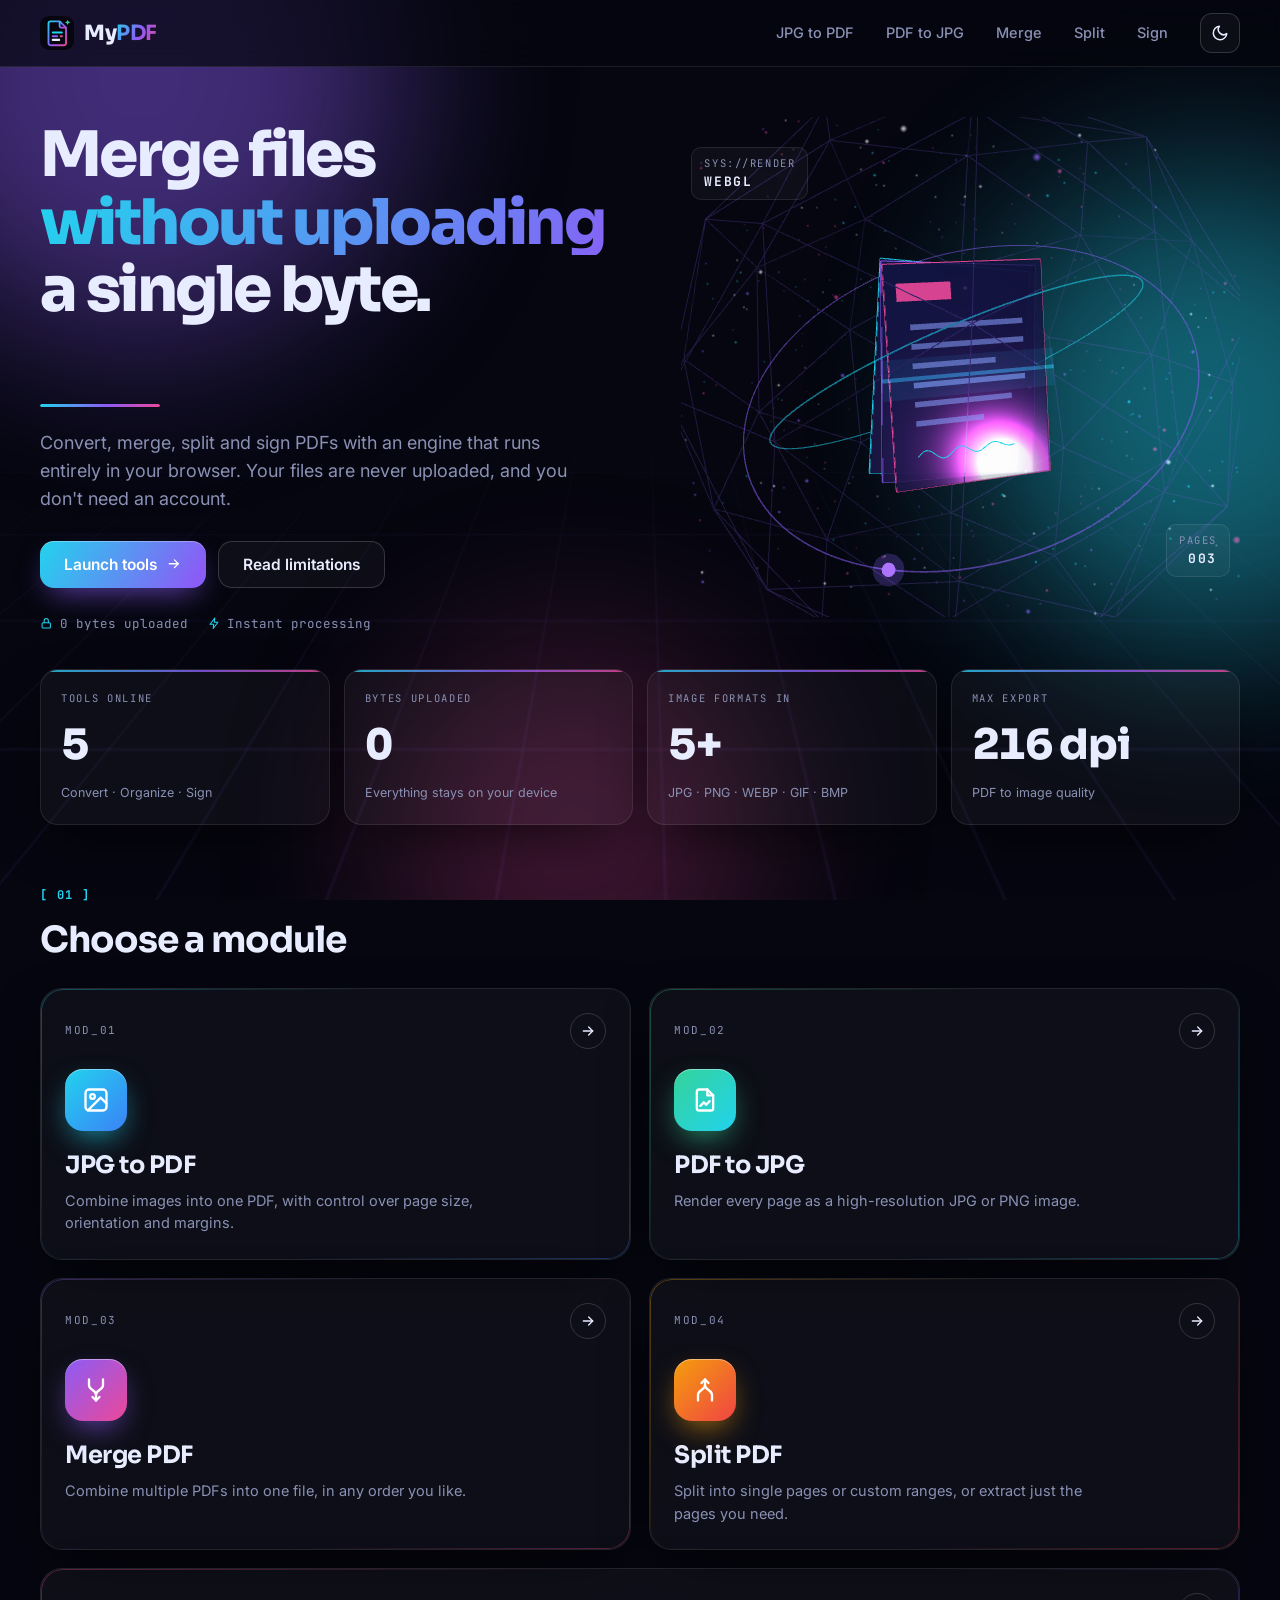
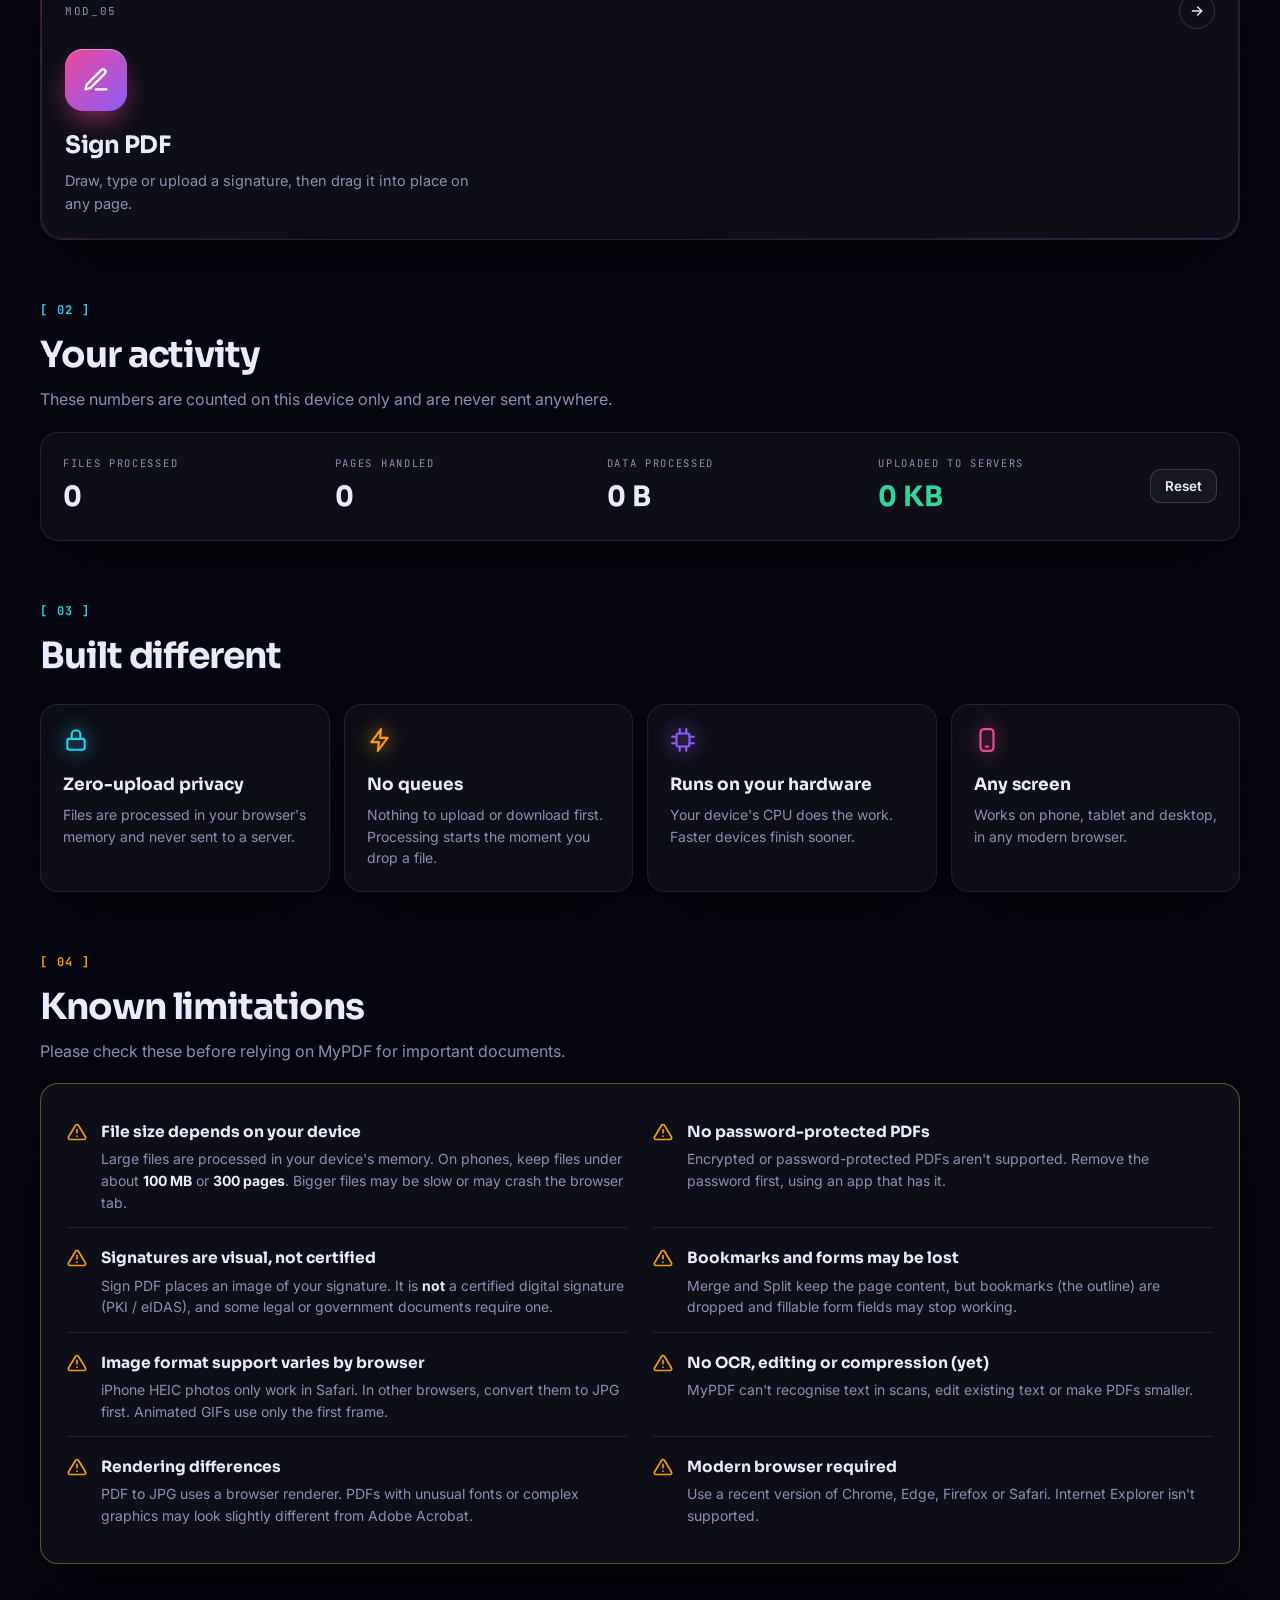
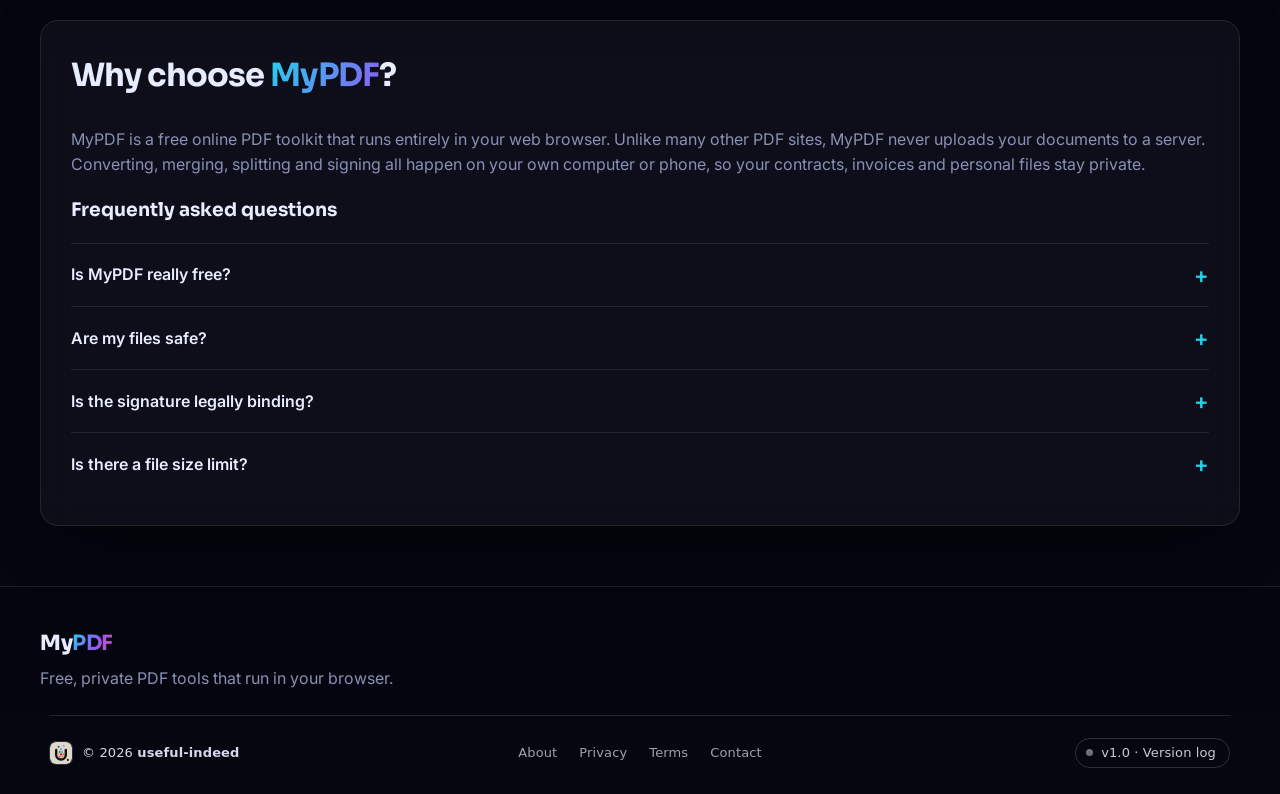
<file: index.html>
<!DOCTYPE html>
<html lang="en" data-theme="dark">
<head>
  <meta charset="UTF-8">
  <meta name="viewport" content="width=device-width, initial-scale=1.0, viewport-fit=cover">
  <title>MyPDF – Free Online PDF Tools: JPG to PDF, PDF to JPG, Merge, Split & Sign</title>
  <meta name="description" content="MyPDF is a free, private online PDF toolkit. Convert JPG to PDF, PDF to JPG, merge, split and sign PDFs right in your browser. Your files never leave your device.">
  <meta name="theme-color" content="#05060f">
  <script>
    (function(){var t=null;try{t=localStorage.getItem('mypdf-theme')}catch(e){}
    if(t!=='light')t='dark';
    document.documentElement.dataset.theme=t;})();
  </script>
  <link rel="preconnect" href="https://fonts.googleapis.com">
  <link rel="preconnect" href="https://fonts.gstatic.com" crossorigin>
  <link href="https://fonts.googleapis.com/css2?family=Sora:wght@400;600;700;800&family=Inter:wght@400;500;600&family=JetBrains+Mono:wght@500;700&family=Dancing+Script:wght@600&family=Great+Vibes&family=Caveat:wght@600&display=swap" rel="stylesheet">
  <link rel="stylesheet" href="style.css">
<link rel="stylesheet" href="useful-indeed/footer.css">
<script src="version-log.js"></script>
<link rel="canonical" href="https://mypdf.useful-indeed.com/">
<link rel="icon" type="image/svg+xml" href="logo.svg">
<link rel="apple-touch-icon" href="logo.svg">
<style id="useful-indeed-mobile">.logo-mark .ui-applogo{width:34px;height:34px;border-radius:9px;display:block}/* mobile fixes */html,body{overflow-x:clip}</style>
</head>
<body>
  <svg width="0" height="0" style="position:absolute" aria-hidden="true">
    <defs>
      <linearGradient id="grad" x1="0" y1="0" x2="1" y2="1"><stop offset="0" stop-color="#22d3ee"/><stop offset=".55" stop-color="#8b5cf6"/><stop offset="1" stop-color="#f472b6"/></linearGradient>
      <symbol id="i-img" viewBox="0 0 24 24"><rect x="3" y="3" width="18" height="18" rx="3"/><circle cx="9" cy="9" r="2"/><path d="M21 15l-5-5L5 21"/></symbol>
      <symbol id="i-pic" viewBox="0 0 24 24"><path d="M14 3H7a2 2 0 0 0-2 2v14a2 2 0 0 0 2 2h10a2 2 0 0 0 2-2V8z"/><path d="M14 3v5h5"/><path d="M8 17l3-3 2 2 3-3"/></symbol>
      <symbol id="i-merge" viewBox="0 0 24 24"><path d="M6 3v5c0 4 6 4 6 8v5"/><path d="M18 3v5c0 4-6 4-6 8"/><path d="M9 18l3 3 3-3"/></symbol>
      <symbol id="i-split" viewBox="0 0 24 24"><path d="M12 3v5c0 4-6 4-6 8v5"/><path d="M12 8c0 4 6 4 6 8v5"/><path d="M9 6l3-3 3 3"/></symbol>
      <symbol id="i-sign" viewBox="0 0 24 24"><path d="M12 20h9"/><path d="M16.5 3.5a2.12 2.12 0 0 1 3 3L7 19l-4 1 1-4z"/></symbol>
      <symbol id="i-up" viewBox="0 0 24 24"><path d="M12 16V4"/><path d="M7 9l5-5 5 5"/><path d="M4 20h16"/></symbol>
      <symbol id="i-arrow" viewBox="0 0 24 24"><path d="M5 12h14"/><path d="M13 6l6 6-6 6"/></symbol>
      <symbol id="i-sun" viewBox="0 0 24 24"><circle cx="12" cy="12" r="4"/><path d="M12 2v2M12 20v2M4.9 4.9l1.4 1.4M17.7 17.7l1.4 1.4M2 12h2M20 12h2M4.9 19.1l1.4-1.4M17.7 6.3l1.4-1.4"/></symbol>
      <symbol id="i-moon" viewBox="0 0 24 24"><path d="M21 12.8A9 9 0 1 1 11.2 3a7 7 0 0 0 9.8 9.8z"/></symbol>
      <symbol id="i-lock" viewBox="0 0 24 24"><rect x="4" y="11" width="16" height="10" rx="2"/><path d="M8 11V7a4 4 0 0 1 8 0v4"/></symbol>
      <symbol id="i-bolt" viewBox="0 0 24 24"><path d="M13 2L4 14h7l-1 8 9-12h-7z"/></symbol>
      <symbol id="i-chip" viewBox="0 0 24 24"><rect x="6" y="6" width="12" height="12" rx="2"/><path d="M9 2v4M15 2v4M9 18v4M15 18v4M2 9h4M2 15h4M18 9h4M18 15h4"/></symbol>
      <symbol id="i-phone" viewBox="0 0 24 24"><rect x="6" y="2" width="12" height="20" rx="3"/><path d="M11 18h2"/></symbol>
      <symbol id="i-warn" viewBox="0 0 24 24"><path d="M10.3 3.9L1.8 18a2 2 0 0 0 1.7 3h17a2 2 0 0 0 1.7-3L13.7 3.9a2 2 0 0 0-3.4 0z"/><path d="M12 9v4M12 17h.01"/></symbol>
      <symbol id="i-info" viewBox="0 0 24 24"><circle cx="12" cy="12" r="10"/><path d="M12 16v-4M12 8h.01"/></symbol>
    </defs>
  </svg>

  <div class="bg-fx" aria-hidden="true"><div class="bg-grid"></div><div class="orb o1"></div><div class="orb o2"></div><div class="orb o3"></div></div>

  <header class="topbar">
    <div class="container topbar-inner">
      <a href="#home" class="logo" aria-label="MyPDF home">
        <span class="logo-mark"><img class="ui-applogo" src="logo.svg" alt="" width="34" height="34"></span>
        <span class="logo-text">My<b>PDF</b></span>
      </a>
      <nav class="nav">
        <a href="#jpg-to-pdf">JPG to PDF</a>
        <a href="#pdf-to-jpg">PDF to JPG</a>
        <a href="#merge">Merge</a>
        <a href="#split">Split</a>
        <a href="#sign">Sign</a>
      </nav>
      <button class="theme-toggle" id="theme-toggle" aria-label="Switch light/dark theme" title="Switch theme">
        <svg class="ic tt-sun"><use href="#i-sun"/></svg><svg class="ic tt-moon"><use href="#i-moon"/></svg>
      </button>
      <button class="menu-btn" aria-label="Open menu"><span></span><span></span><span></span></button>
    </div>
  </header>

  <main class="container layout">
    <div class="content">

      <!-- HOME -->
      <section id="home" class="view">
        <div class="hero">
          <div class="hero-copy">
            <h1 class="hero-title" id="hero-title">
              <span class="line"><span>Process PDFs</span></span>
              <span class="line"><span class="grad-text">at the speed</span></span>
              <span class="line"><span>of your device.</span></span>
            </h1>
            <div class="headline-progress" aria-hidden="true"><span id="headline-bar"></span></div>
            <p class="hero-sub">Convert, merge, split and sign PDFs with an engine that runs entirely in your browser. Your files are never uploaded, and you don't need an account.</p>
            <div class="cta">
              <a class="btn btn-primary" href="#tools-grid" data-scroll>Launch tools <svg class="ic"><use href="#i-arrow"/></svg></a>
              <a class="btn btn-glass" href="#limits" data-scroll>Read limitations</a>
            </div>
            <div class="hero-meta">
              <span><svg class="ic"><use href="#i-lock"/></svg> 0 bytes uploaded</span>
              <span><svg class="ic"><use href="#i-bolt"/></svg> Instant processing</span>
            </div>
          </div>
          <div class="hero-3d" id="hero-3d" aria-hidden="true">
            <canvas id="hero-canvas"></canvas>
            <div class="hud hud-tl">SYS://RENDER<br><b>WEBGL</b></div>
            <div class="hud hud-br">PAGES<br><b id="hud-pages">003</b></div>
            <div class="hero-fallback"></div>
          </div>
        </div>

        <!-- Stats -->
        <div class="stats-grid" id="stats">
          <div class="stat glass reveal"><span class="stat-label">TOOLS ONLINE</span><b class="stat-num" data-count="5">0</b><span class="stat-foot">Convert · Organize · Sign</span></div>
          <div class="stat glass reveal"><span class="stat-label">BYTES UPLOADED</span><b class="stat-num" data-count="0">0</b><span class="stat-foot">Everything stays on your device</span></div>
          <div class="stat glass reveal"><span class="stat-label">IMAGE FORMATS IN</span><b class="stat-num" data-count="5" data-suffix="+">0</b><span class="stat-foot">JPG · PNG · WEBP · GIF · BMP</span></div>
          <div class="stat glass reveal"><span class="stat-label">MAX EXPORT</span><b class="stat-num" data-count="216" data-suffix=" dpi">0</b><span class="stat-foot">PDF to image quality</span></div>
        </div>

        <div class="section-head reveal"><span class="tag">[ 01 ]</span><h2>Choose a module</h2></div>
        <div class="tool-grid" id="tools-grid">
          <a class="tool-card tilt reveal" href="#jpg-to-pdf" style="--c1:#22d3ee;--c2:#3b82f6">
            <div class="tc-glow"></div>
            <div class="tc-top"><span class="tc-id">MOD_01</span><span class="tc-go"><svg class="ic"><use href="#i-arrow"/></svg></span></div>
            <div class="tool-icon"><svg class="ic"><use href="#i-img"/></svg></div>
            <h3>JPG to PDF</h3><p>Combine images into one PDF, with control over page size, orientation and margins.</p>
          </a>
          <a class="tool-card tilt reveal" href="#pdf-to-jpg" style="--c1:#34d399;--c2:#22d3ee">
            <div class="tc-glow"></div>
            <div class="tc-top"><span class="tc-id">MOD_02</span><span class="tc-go"><svg class="ic"><use href="#i-arrow"/></svg></span></div>
            <div class="tool-icon"><svg class="ic"><use href="#i-pic"/></svg></div>
            <h3>PDF to JPG</h3><p>Render every page as a high-resolution JPG or PNG image.</p>
          </a>
          <a class="tool-card tilt reveal" href="#merge" style="--c1:#8b5cf6;--c2:#ec4899">
            <div class="tc-glow"></div>
            <div class="tc-top"><span class="tc-id">MOD_03</span><span class="tc-go"><svg class="ic"><use href="#i-arrow"/></svg></span></div>
            <div class="tool-icon"><svg class="ic"><use href="#i-merge"/></svg></div>
            <h3>Merge PDF</h3><p>Combine multiple PDFs into one file, in any order you like.</p>
          </a>
          <a class="tool-card tilt reveal" href="#split" style="--c1:#f59e0b;--c2:#ef4444">
            <div class="tc-glow"></div>
            <div class="tc-top"><span class="tc-id">MOD_04</span><span class="tc-go"><svg class="ic"><use href="#i-arrow"/></svg></span></div>
            <div class="tool-icon"><svg class="ic"><use href="#i-split"/></svg></div>
            <h3>Split PDF</h3><p>Split into single pages or custom ranges, or extract just the pages you need.</p>
          </a>
          <a class="tool-card tilt wide reveal" href="#sign" style="--c1:#ec4899;--c2:#8b5cf6">
            <div class="tc-glow"></div>
            <div class="tc-top"><span class="tc-id">MOD_05</span><span class="tc-go"><svg class="ic"><use href="#i-arrow"/></svg></span></div>
            <div class="tool-icon"><svg class="ic"><use href="#i-sign"/></svg></div>
            <h3>Sign PDF</h3><p>Draw, type or upload a signature, then drag it into place on any page.</p>
          </a>
        </div>

        <!-- Session stats -->
        <div class="section-head reveal"><span class="tag">[ 02 ]</span><h2>Your activity</h2><p>These numbers are counted on this device only and are never sent anywhere.</p></div>
        <div class="session glass reveal">
          <div><span class="stat-label">FILES PROCESSED</span><b class="ses-num" id="ses-files">0</b></div>
          <div><span class="stat-label">PAGES HANDLED</span><b class="ses-num" id="ses-pages">0</b></div>
          <div><span class="stat-label">DATA PROCESSED</span><b class="ses-num" id="ses-bytes">0 KB</b></div>
          <div><span class="stat-label">UPLOADED TO SERVERS</span><b class="ses-num ok">0 KB</b></div>
          <button class="btn btn-glass btn-sm" id="ses-reset">Reset</button>
        </div>

        <div class="section-head reveal"><span class="tag">[ 03 ]</span><h2>Built different</h2></div>
        <div class="features">
          <div class="feature glass reveal"><svg class="ic"><use href="#i-lock"/></svg><h4>Zero-upload privacy</h4><p>Files are processed in your browser's memory and never sent to a server.</p></div>
          <div class="feature glass reveal"><svg class="ic"><use href="#i-bolt"/></svg><h4>No queues</h4><p>Nothing to upload or download first. Processing starts the moment you drop a file.</p></div>
          <div class="feature glass reveal"><svg class="ic"><use href="#i-chip"/></svg><h4>Runs on your hardware</h4><p>Your device's CPU does the work. Faster devices finish sooner.</p></div>
          <div class="feature glass reveal"><svg class="ic"><use href="#i-phone"/></svg><h4>Any screen</h4><p>Works on phone, tablet and desktop, in any modern browser.</p></div>
        </div>

        <!-- Limitations -->
        <div class="section-head reveal" id="limits"><span class="tag warn">[ 04 ]</span><h2>Known limitations</h2><p>Please check these before relying on MyPDF for important documents.</p></div>
        <div class="limits glass reveal">
          <div class="limit"><svg class="ic"><use href="#i-warn"/></svg><div><h4>File size depends on your device</h4><p>Large files are processed in your device's memory. On phones, keep files under about <b>100 MB</b> or <b>300 pages</b>. Bigger files may be slow or may crash the browser tab.</p></div></div>
          <div class="limit"><svg class="ic"><use href="#i-warn"/></svg><div><h4>No password-protected PDFs</h4><p>Encrypted or password-protected PDFs aren't supported. Remove the password first, using an app that has it.</p></div></div>
          <div class="limit"><svg class="ic"><use href="#i-warn"/></svg><div><h4>Signatures are visual, not certified</h4><p>Sign PDF places an image of your signature. It is <b>not</b> a certified digital signature (PKI / eIDAS), and some legal or government documents require one.</p></div></div>
          <div class="limit"><svg class="ic"><use href="#i-warn"/></svg><div><h4>Bookmarks and forms may be lost</h4><p>Merge and Split keep the page content, but bookmarks (the outline) are dropped and fillable form fields may stop working.</p></div></div>
          <div class="limit"><svg class="ic"><use href="#i-warn"/></svg><div><h4>Image format support varies by browser</h4><p>iPhone HEIC photos only work in Safari. In other browsers, convert them to JPG first. Animated GIFs use only the first frame.</p></div></div>
          <div class="limit"><svg class="ic"><use href="#i-warn"/></svg><div><h4>No OCR, editing or compression (yet)</h4><p>MyPDF can't recognise text in scans, edit existing text or make PDFs smaller.</p></div></div>
          <div class="limit"><svg class="ic"><use href="#i-warn"/></svg><div><h4>Rendering differences</h4><p>PDF to JPG uses a browser renderer. PDFs with unusual fonts or complex graphics may look slightly different from Adobe Acrobat.</p></div></div>
          <div class="limit"><svg class="ic"><use href="#i-warn"/></svg><div><h4>Modern browser required</h4><p>Use a recent version of Chrome, Edge, Firefox or Safari. Internet Explorer isn't supported.</p></div></div>
        </div>
      </section>

      <!-- JPG TO PDF -->
      <section id="jpg-to-pdf" class="view" hidden style="--c1:#22d3ee;--c2:#3b82f6">
        <div class="tool-head"><span class="crumb">MOD_01 // CONVERT</span><h1><span class="grad-text">JPG</span> to PDF</h1><p>Convert images into one PDF. Drag the cards to change the page order.</p></div>
        <label class="dropzone" id="img-drop">
          <input type="file" id="img-input" accept="image/*" multiple hidden>
          <div class="dz-ring"><svg class="ic"><use href="#i-up"/></svg></div>
          <div class="dz-title">Select images</div>
          <div class="dz-sub">or drop JPG / PNG / WEBP files here</div>
        </label>
        <div class="file-grid" id="img-list"></div>
        <div class="options glass" id="img-options" hidden>
          <label>Page size
            <select id="img-size"><option value="fit">Same as image</option><option value="a4">A4</option><option value="letter">US Letter</option></select>
          </label>
          <label>Orientation
            <select id="img-orient"><option value="auto">Auto</option><option value="portrait">Portrait</option><option value="landscape">Landscape</option></select>
          </label>
          <label>Margin
            <select id="img-margin"><option value="0">No margin</option><option value="20">Small</option><option value="40">Big</option></select>
          </label>
          <button class="btn btn-primary" id="img-go">Convert to PDF</button>
        </div>
        <details class="tool-limits glass"><summary><svg class="ic"><use href="#i-info"/></svg> Limitations for this tool</summary>
          <ul><li>HEIC (iPhone) photos only work in Safari. Convert them to JPG first in other browsers.</li><li>Animated GIFs use only the first frame.</li><li>Images are re-saved at 92% JPEG quality, and transparent areas become white.</li><li>Very large or numerous images may be slow on phones.</li></ul>
        </details>
      </section>

      <!-- PDF TO JPG -->
      <section id="pdf-to-jpg" class="view" hidden style="--c1:#34d399;--c2:#22d3ee">
        <div class="tool-head"><span class="crumb">MOD_02 // CONVERT</span><h1>PDF to <span class="grad-text">JPG</span></h1><p>Turn each page of a PDF into an image.</p></div>
        <label class="dropzone" id="p2j-drop">
          <input type="file" id="p2j-input" accept="application/pdf" hidden>
          <div class="dz-ring"><svg class="ic"><use href="#i-up"/></svg></div>
          <div class="dz-title">Select PDF file</div>
          <div class="dz-sub">or drop a PDF here</div>
        </label>
        <div class="options glass" id="p2j-options" hidden>
          <span class="file-pill" id="p2j-name"></span>
          <label>Format
            <select id="p2j-format"><option value="jpeg">JPG</option><option value="png">PNG</option></select>
          </label>
          <label>Quality
            <select id="p2j-scale"><option value="1">Normal (72 dpi)</option><option value="2" selected>High (144 dpi)</option><option value="3">Very high (216 dpi)</option></select>
          </label>
          <button class="btn btn-primary" id="p2j-go">Convert to images</button>
        </div>
        <div class="result-bar" id="p2j-result" hidden>
          <span id="p2j-count"></span>
          <button class="btn btn-primary" id="p2j-zip">Download all (ZIP)</button>
        </div>
        <div class="file-grid" id="p2j-pages"></div>
        <details class="tool-limits glass"><summary><svg class="ic"><use href="#i-info"/></svg> Limitations for this tool</summary>
          <ul><li>Password-protected PDFs can't be opened.</li><li>"Very high" quality on long documents uses a lot of memory. Use "High" on phones.</li><li>Unusual fonts or complex graphics may look slightly different from Adobe Acrobat.</li></ul>
        </details>
      </section>

      <!-- MERGE -->
      <section id="merge" class="view" hidden style="--c1:#8b5cf6;--c2:#ec4899">
        <div class="tool-head"><span class="crumb">MOD_03 // ORGANIZE</span><h1><span class="grad-text">Merge</span> PDF</h1><p>Combine PDFs in the order you want. Drag the cards to reorder them.</p></div>
        <label class="dropzone" id="merge-drop">
          <input type="file" id="merge-input" accept="application/pdf" multiple hidden>
          <div class="dz-ring"><svg class="ic"><use href="#i-up"/></svg></div>
          <div class="dz-title">Select PDF files</div>
          <div class="dz-sub">or drop PDFs here</div>
        </label>
        <div class="file-grid" id="merge-list"></div>
        <div class="options glass" id="merge-options" hidden>
          <button class="btn btn-primary" id="merge-go">Merge PDF</button>
        </div>
        <details class="tool-limits glass"><summary><svg class="ic"><use href="#i-info"/></svg> Limitations for this tool</summary>
          <ul><li>Bookmarks (the outline) aren't kept in the merged file.</li><li>Fillable form fields may stop working after merging.</li><li>Password-protected PDFs aren't supported.</li></ul>
        </details>
      </section>

      <!-- SPLIT -->
      <section id="split" class="view" hidden style="--c1:#f59e0b;--c2:#ef4444">
        <div class="tool-head"><span class="crumb">MOD_04 // ORGANIZE</span><h1><span class="grad-text">Split</span> PDF</h1><p>Separate pages or page ranges into new PDF files.</p></div>
        <label class="dropzone" id="split-drop">
          <input type="file" id="split-input" accept="application/pdf" hidden>
          <div class="dz-ring"><svg class="ic"><use href="#i-up"/></svg></div>
          <div class="dz-title">Select PDF file</div>
          <div class="dz-sub">or drop a PDF here</div>
        </label>
        <div class="options glass options-col" id="split-options" hidden>
          <span class="file-pill" id="split-name"></span>
          <div class="radio-row">
            <label><input type="radio" name="split-mode" value="all" checked> Split every page into its own PDF</label>
            <label><input type="radio" name="split-mode" value="ranges"> Split by ranges (one PDF per range)</label>
            <label><input type="radio" name="split-mode" value="extract"> Extract pages into one PDF</label>
          </div>
          <label id="split-ranges-wrap" hidden>Pages / ranges
            <input type="text" id="split-ranges" placeholder="e.g. 1-3, 5, 8-10">
          </label>
          <button class="btn btn-primary" id="split-go">Split PDF</button>
        </div>
        <div class="file-grid" id="split-pages"></div>
        <details class="tool-limits glass"><summary><svg class="ic"><use href="#i-info"/></svg> Limitations for this tool</summary>
          <ul><li>Previews show the first 60 pages, but splitting still covers every page.</li><li>Bookmarks aren't kept in the split files.</li><li>Splitting into many files downloads a single ZIP.</li></ul>
        </details>
      </section>

      <!-- SIGN -->
      <section id="sign" class="view" hidden style="--c1:#ec4899;--c2:#8b5cf6">
        <div class="tool-head"><span class="crumb">MOD_05 // SIGN</span><h1><span class="grad-text">Sign</span> PDF</h1><p>Create your signature, then tap the page to place it. Drag to move it, or use the corner handle to resize it.</p></div>
        <label class="dropzone" id="sign-drop">
          <input type="file" id="sign-input" accept="application/pdf" hidden>
          <div class="dz-ring"><svg class="ic"><use href="#i-up"/></svg></div>
          <div class="dz-title">Select PDF file</div>
          <div class="dz-sub">or drop a PDF here</div>
        </label>

        <div class="sign-workspace" id="sign-workspace" hidden>
          <aside class="sign-panel glass">
            <h3><span>01</span> Create signature</h3>
            <div class="tabs">
              <button class="tab active" data-tab="draw">Draw</button>
              <button class="tab" data-tab="type">Type</button>
              <button class="tab" data-tab="upload">Upload</button>
            </div>
            <div class="tab-pane" data-pane="draw">
              <canvas id="sig-pad" width="600" height="220"></canvas>
              <div class="row">
                <label class="inline">Ink <input type="color" id="sig-color" value="#1a237e"></label>
                <button class="btn btn-glass btn-sm" id="sig-clear">Clear</button>
              </div>
            </div>
            <div class="tab-pane" data-pane="type" hidden>
              <input type="text" id="sig-text" placeholder="Type your name" maxlength="40">
              <select id="sig-font">
                <option value="'Great Vibes', cursive">Great Vibes</option>
                <option value="'Dancing Script', cursive">Dancing Script</option>
                <option value="'Caveat', cursive">Caveat</option>
              </select>
              <div class="type-preview" id="sig-type-preview">Your signature</div>
            </div>
            <div class="tab-pane" data-pane="upload" hidden>
              <input type="file" id="sig-upload" accept="image/png,image/jpeg">
              <p class="hint">A PNG with a transparent background works best.</p>
            </div>
            <button class="btn btn-glass full" id="sig-use">Use this signature</button>
            <div class="sig-current" id="sig-current" hidden>
              <span>ACTIVE:</span><img id="sig-current-img" alt="Signature">
            </div>

            <h3><span>02</span> Place it</h3>
            <p class="hint">Tap anywhere on the page to drop your signature. You can add it more than once.</p>
            <label class="inline"><input type="checkbox" id="sig-date"> Add today's date under it</label>

            <h3><span>03</span> Export</h3>
            <button class="btn btn-primary full" id="sign-go">Apply &amp; download</button>
            <button class="btn btn-glass full" id="sign-reset">Remove all signatures</button>
          </aside>
          <div class="sign-viewer glass">
            <div class="pager">
              <button class="btn btn-glass btn-sm" id="sign-prev">‹ Prev</button>
              <span id="sign-pageinfo">Page 1 / 1</span>
              <button class="btn btn-glass btn-sm" id="sign-next">Next ›</button>
            </div>
            <div class="page-stage" id="sign-stage">
              <canvas id="sign-canvas"></canvas>
              <div class="overlay" id="sign-overlay"></div>
            </div>
          </div>
        </div>
        <details class="tool-limits glass"><summary><svg class="ic"><use href="#i-info"/></svg> Limitations for this tool</summary>
          <ul><li>This adds a <b>visual</b> signature, not a certified digital signature (PKI / eIDAS).</li><li>The date stamp is skipped on pages that are rotated sideways.</li><li>Password-protected PDFs aren't supported.</li></ul>
        </details>
      </section>

      <section class="seo glass reveal">
        <h2>Why choose <span class="grad-text">MyPDF</span>?</h2>
        <p>MyPDF is a free online PDF toolkit that runs entirely in your web browser. Unlike many other PDF sites, MyPDF never uploads your documents to a server. Converting, merging, splitting and signing all happen on your own computer or phone, so your contracts, invoices and personal files stay private.</p>
        <h3>Frequently asked questions</h3>
        <details><summary>Is MyPDF really free?</summary><p>Yes. Every tool is free to use with no sign-up and no watermarks.</p></details>
        <details><summary>Are my files safe?</summary><p>Your files never leave your device. All processing happens locally in your browser.</p></details>
        <details><summary>Is the signature legally binding?</summary><p>MyPDF adds a visual signature image to your PDF. This is enough for many everyday documents. Some legal documents require a certified digital signature, so check the requirements for your document.</p></details>
        <details><summary>Is there a file size limit?</summary><p>There is no fixed limit, but very large files depend on your device's memory. See <a href="#limits" data-scroll>Known limitations</a>.</p></details>
      </section>
    </div>
  </main>

  <footer class="footer">
    <div class="container">
      <span class="logo-text">My<b>PDF</b></span>
      <p>Free, private PDF tools that run in your browser.</p>
      <div class="copyright" hidden style="display:none!important"><span>© <span id="year"></span> MyPDF <span class="ver" id="app-version">v1.0</span></span><span class="sys-ok"><span class="dot"></span> ALL SYSTEMS LOCAL</span></div>
    </div>
  </footer>

  <div class="loader" id="loader" hidden>
    <div class="cube"><span></span><span></span><span></span><span></span><span></span><span></span></div>
    <div id="loader-text">Processing…</div>
  </div>
  <div class="toast" id="toast" hidden></div>

  <script src="lib/pdf-lib.min.js"></script>
  <script src="lib/pdf.min.js"></script>
  <script src="lib/jszip.min.js"></script>
  <script src="lib/three.min.js"></script>
  <script src="config.js"></script>
  <script src="app.js"></script>
  <script src="fx.js"></script>
<footer class="ui-foot">
  <div class="ui-foot-in">
    <a class="ui-foot-brand" href="https://useful-indeed.com" title="More small, free tools on useful-indeed"><img src="useful-indeed/logo.svg" alt="useful-indeed logo" width="22" height="22"><span>© <span data-ui-year>2026</span> <b>useful-indeed</b></span></a>
    <nav class="ui-foot-nav" aria-label="Site"><a href="about.html">About</a><a href="privacy.html">Privacy</a><a href="terms.html">Terms</a><a href="contact.html">Contact</a></nav>
    <button type="button" class="ui-foot-ver" data-ui-ver>v1.0 · Version log</button>
  </div>
</footer>
<script src="useful-indeed/badge.js" defer></script>
</body>
</html>
</file>
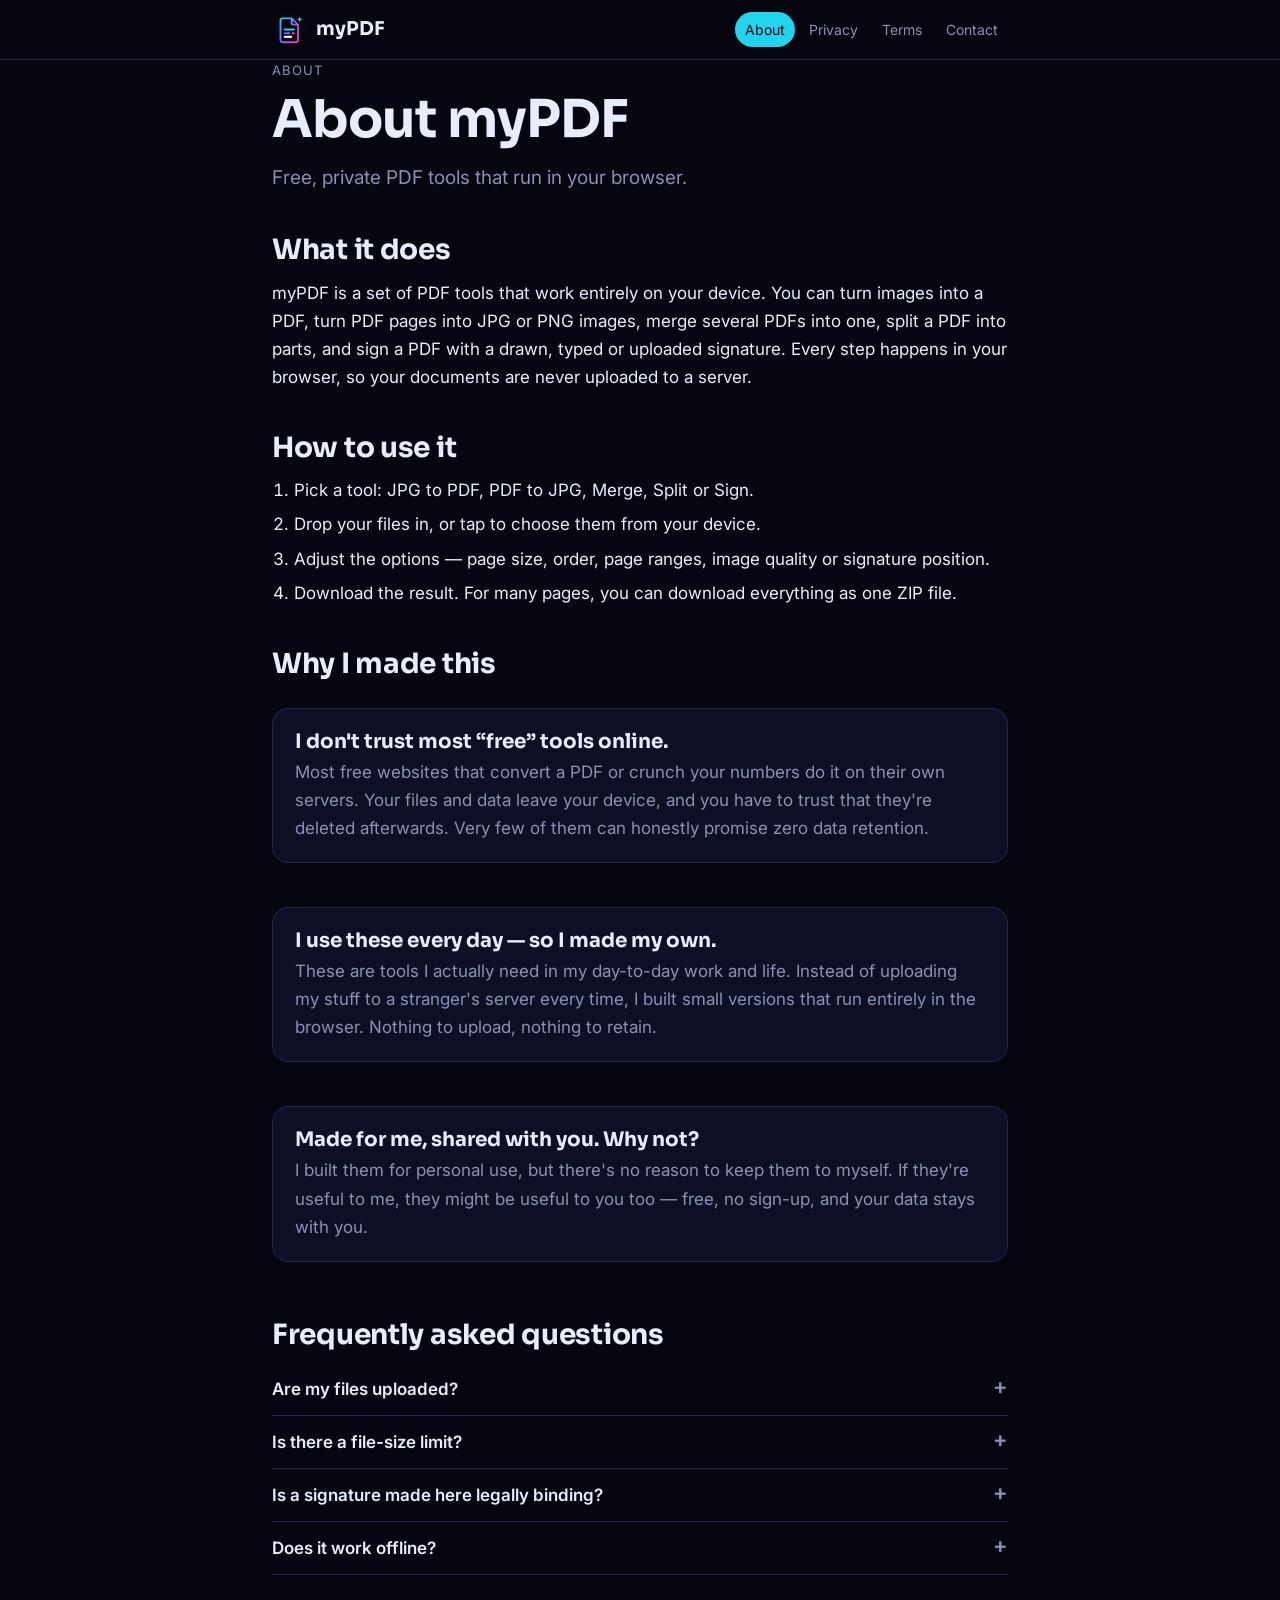
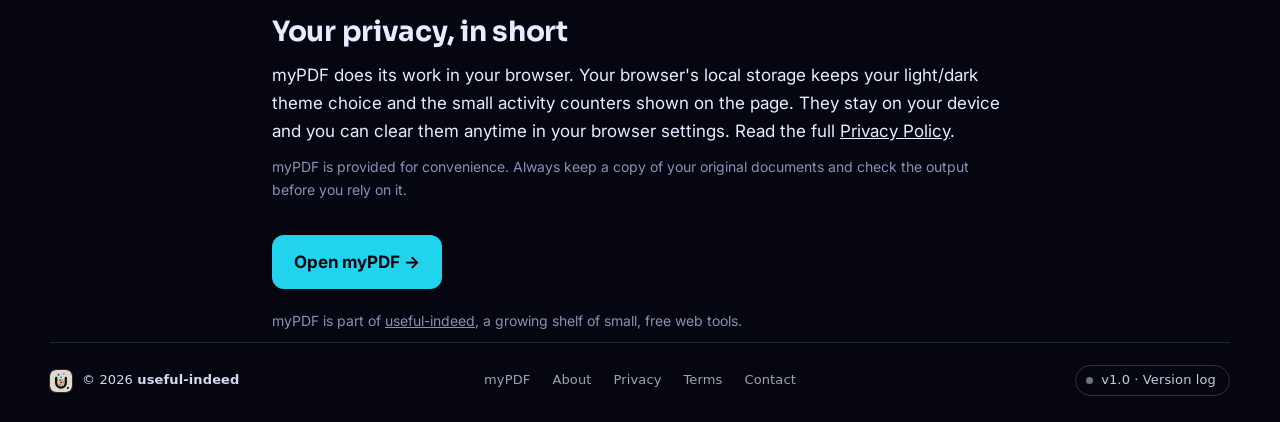
<file: about.html>
<!DOCTYPE html>
<html lang="en">
<head>
<meta charset="UTF-8">
<meta name="viewport" content="width=device-width, initial-scale=1.0">
<title>About myPDF · useful-indeed</title>
<meta name="description" content="Free, private PDF tools that run in your browser. Learn how it works, how to use it and why it was made.">
<link rel="canonical" href="https://mypdf.useful-indeed.com/about.html">
<meta property="og:title" content="About myPDF · useful-indeed">
<meta property="og:description" content="Free, private PDF tools that run in your browser. Learn how it works, how to use it and why it was made.">
<meta property="og:url" content="https://mypdf.useful-indeed.com/about.html">
<meta property="og:type" content="website">
<link rel="icon" type="image/svg+xml" href="logo.svg">
<link rel="apple-touch-icon" href="logo.svg">
<link rel="preconnect" href="https://fonts.googleapis.com"><link rel="preconnect" href="https://fonts.gstatic.com" crossorigin><link href="https://fonts.googleapis.com/css2?family=Sora:wght@600;700&family=Inter:wght@400;500;600&display=swap" rel="stylesheet">
<link rel="stylesheet" href="useful-indeed/footer.css">
<script src="version-log.js"></script>
<style>
:root{--bg:#05060f;--fg:#e8ecff;--muted:#8a91b4;--acc:#22d3ee;--accfg:#05060f;--card:#0d1024;--line:#23284a;--font:'Inter',system-ui,sans-serif;--head:'Sora','Inter',sans-serif}
*{box-sizing:border-box;margin:0;padding:0}
html{-webkit-text-size-adjust:100%}
body{background:var(--bg);color:var(--fg);font-family:var(--font);font-size:17px;line-height:1.65;overflow-x:clip}
a{color:inherit}
.wrap{max-width:780px;margin:0 auto;padding:0 22px}
.top{border-bottom:1px solid var(--line);position:sticky;top:0;background:color-mix(in srgb,var(--bg) 90%,transparent);backdrop-filter:blur(10px);-webkit-backdrop-filter:blur(10px);z-index:5}
.top .wrap{display:flex;align-items:center;justify-content:space-between;gap:14px;padding-top:12px;padding-bottom:12px;flex-wrap:wrap}
.brand{display:flex;align-items:center;gap:10px;text-decoration:none;font-family:var(--head);font-weight:700;font-size:19px;white-space:nowrap}
.brand img{width:34px;height:34px;border-radius:9px}
nav.links{display:flex;gap:4px;flex-wrap:wrap;font-size:14px}
nav.links a{text-decoration:none;padding:6px 10px;border-radius:99px;color:var(--muted)}
nav.links a:hover{color:var(--fg);background:var(--card)}
nav.links a[aria-current]{color:var(--accfg);background:var(--acc)}
main{padding:46px 0 30px}
.eyebrow{font-size:13px;letter-spacing:.08em;text-transform:uppercase;color:var(--muted);margin-bottom:10px}
h1{font-family:var(--head);font-weight:700;font-size:clamp(34px,7vw,52px);line-height:1.08;letter-spacing:-.02em}
.lead{font-size:19px;color:var(--muted);margin-top:14px;max-width:640px}
h2{font-family:var(--head);font-weight:700;font-size:clamp(22px,4.5vw,28px);line-height:1.2;margin:40px 0 12px;letter-spacing:-.01em}
h3{font-size:17px;margin:20px 0 6px}
p{margin:10px 0}
ul,ol{margin:10px 0 10px 22px}
li{margin:6px 0}
.card{background:var(--card);border:1px solid var(--line);border-radius:16px;padding:20px 22px;margin:16px 0}
.why{display:grid;gap:12px}
.why .card b{display:block;font-family:var(--head);font-weight:700;font-size:20px;line-height:1.25;margin-bottom:4px}
.why .card p{margin:0;color:var(--muted)}
details{border-bottom:1px solid var(--line);padding:12px 0}
details summary{cursor:pointer;font-weight:600;list-style:none;display:flex;justify-content:space-between;gap:12px}
details summary::-webkit-details-marker{display:none}
details summary::after{content:"+";color:var(--muted);font-size:22px;line-height:1;transition:transform .2s}
details[open] summary::after{transform:rotate(45deg)}
details p{color:var(--muted)}
.btn{display:inline-block;background:var(--acc);color:var(--accfg);text-decoration:none;font-weight:700;padding:13px 22px;border-radius:12px;margin-top:8px}
.btn:hover{filter:brightness(1.08)}
.muted{color:var(--muted)}
.cf label{display:block;font-size:14px;font-weight:600;margin:0 0 14px}
.cf input,.cf select,.cf textarea{display:block;width:100%;margin-top:6px;font:inherit;font-weight:400;font-size:16px;color:var(--fg);background:var(--bg);border:1px solid var(--line);border-radius:10px;padding:11px 12px}
.cf input:focus,.cf select:focus,.cf textarea:focus{outline:2px solid var(--acc);outline-offset:1px;border-color:transparent}
.cf textarea{resize:vertical;min-height:130px}
.cf-row{display:grid;grid-template-columns:1fr 1fr;gap:0 14px}
.cf-foot{display:flex;align-items:center;gap:14px;flex-wrap:wrap}
.cf .btn{border:0;cursor:pointer;font:inherit;font-weight:700;margin-top:0}
.cf .btn:disabled{opacity:.6;cursor:wait}
.cf-status{font-size:14px}.cf-status.ok{color:var(--acc);font-weight:600}.cf-status.err{color:#e5484d;font-weight:600}
@media (max-width:560px){.cf-row{grid-template-columns:1fr}}
.small{font-size:14px}
table{width:100%;border-collapse:collapse;font-size:15px;margin:10px 0}
td,th{text-align:left;padding:10px 8px;border-bottom:1px solid var(--line);vertical-align:top}
th{font-size:13px;color:var(--muted);text-transform:uppercase;letter-spacing:.05em}
.tools{display:grid;grid-template-columns:repeat(auto-fill,minmax(220px,1fr));gap:10px;margin:14px 0}
.tools a{display:flex;gap:10px;align-items:center;text-decoration:none;background:var(--card);border:1px solid var(--line);border-radius:14px;padding:10px 12px}
.tools img{width:36px;height:36px;border-radius:9px;flex:none}
.tools b{display:block;font-size:15px;line-height:1.2}
.tools span{font-size:13px;color:var(--muted)}
@media (max-width:560px){body{font-size:16px} main{padding-top:32px} nav.links{width:100%} nav.links a{padding:6px 9px}}
</style>
</head>
<body>
<header class="top"><div class="wrap">
  <a class="brand" href="./"><img src="logo.svg" alt="">myPDF</a>
  <nav class="links" aria-label="Site"><a href="about.html" aria-current="page">About</a><a href="privacy.html">Privacy</a><a href="terms.html">Terms</a><a href="contact.html">Contact</a></nav>
</div></header>
<main class="wrap">
<div class="eyebrow">About</div><h1>About myPDF</h1><p class="lead">Free, private PDF tools that run in your browser.</p><h2>What it does</h2><p>myPDF is a set of PDF tools that work entirely on your device. You can turn images into a PDF, turn PDF pages into JPG or PNG images, merge several PDFs into one, split a PDF into parts, and sign a PDF with a drawn, typed or uploaded signature. Every step happens in your browser, so your documents are never uploaded to a server.</p><h2>How to use it</h2><ol><li>Pick a tool: JPG to PDF, PDF to JPG, Merge, Split or Sign.</li><li>Drop your files in, or tap to choose them from your device.</li><li>Adjust the options — page size, order, page ranges, image quality or signature position.</li><li>Download the result. For many pages, you can download everything as one ZIP file.</li></ol><h2>Why I made this</h2><div class="why"><div class="card"><b>I don&#x27;t trust most “free” tools online.</b><p>Most free websites that convert a PDF or crunch your numbers do it on their own servers. Your files and data leave your device, and you have to trust that they&#x27;re deleted afterwards. Very few of them can honestly promise zero data retention.</p></div><div class="card"><b>I use these every day — so I made my own.</b><p>These are tools I actually need in my day-to-day work and life. Instead of uploading my stuff to a stranger&#x27;s server every time, I built small versions that run entirely in the browser. Nothing to upload, nothing to retain.</p></div><div class="card"><b>Made for me, shared with you. Why not?</b><p>I built them for personal use, but there&#x27;s no reason to keep them to myself. If they&#x27;re useful to me, they might be useful to you too — free, no sign-up, and your data stays with you.</p></div></div><h2>Frequently asked questions</h2><details><summary>Are my files uploaded?</summary><p>No. myPDF reads your files with your browser and builds the new PDF on your device. Nothing is sent to a server, so we never see your documents.</p></details><details><summary>Is there a file-size limit?</summary><p>There&#x27;s no fixed limit, but very large files depend on your device&#x27;s memory. A modern phone or laptop handles typical documents easily.</p></details><details><summary>Is a signature made here legally binding?</summary><p>myPDF places an image of your signature on the page. Whether that counts as a legal signature depends on your country and the document. For contracts, check what the other party accepts.</p></details><details><summary>Does it work offline?</summary><p>Once the page has loaded, the tools work without a connection.</p></details><h2>Your privacy, in short</h2><p>myPDF does its work in your browser. Your browser&#x27;s local storage keeps your light/dark theme choice and the small activity counters shown on the page. They stay on your device and you can clear them anytime in your browser settings. Read the full <a href="privacy.html">Privacy Policy</a>.</p><p class="muted small">myPDF is provided for convenience. Always keep a copy of your original documents and check the output before you rely on it.</p><p style="margin-top:26px"><a class="btn" href="./">Open myPDF →</a></p><p class="muted small" style="margin-top:20px">myPDF is part of <a href="https://useful-indeed.com">useful-indeed</a>, a growing shelf of small, free web tools.</p>
</main>
<footer class="ui-foot">
  <div class="ui-foot-in">
    <a class="ui-foot-brand" href="https://useful-indeed.com" title="More small, free tools on useful-indeed"><img src="useful-indeed/logo.svg" alt="useful-indeed logo" width="22" height="22"><span>© <span data-ui-year>2026</span> <b>useful-indeed</b></span></a>
    <nav class="ui-foot-nav" aria-label="Site"><a href="./">myPDF</a><a href="about.html">About</a><a href="privacy.html">Privacy</a><a href="terms.html">Terms</a><a href="contact.html">Contact</a></nav>
    <button type="button" class="ui-foot-ver" data-ui-ver>v1.0 · Version log</button>
  </div>
</footer>
<script src="useful-indeed/badge.js" defer></script>
</body>
</html>
</file>
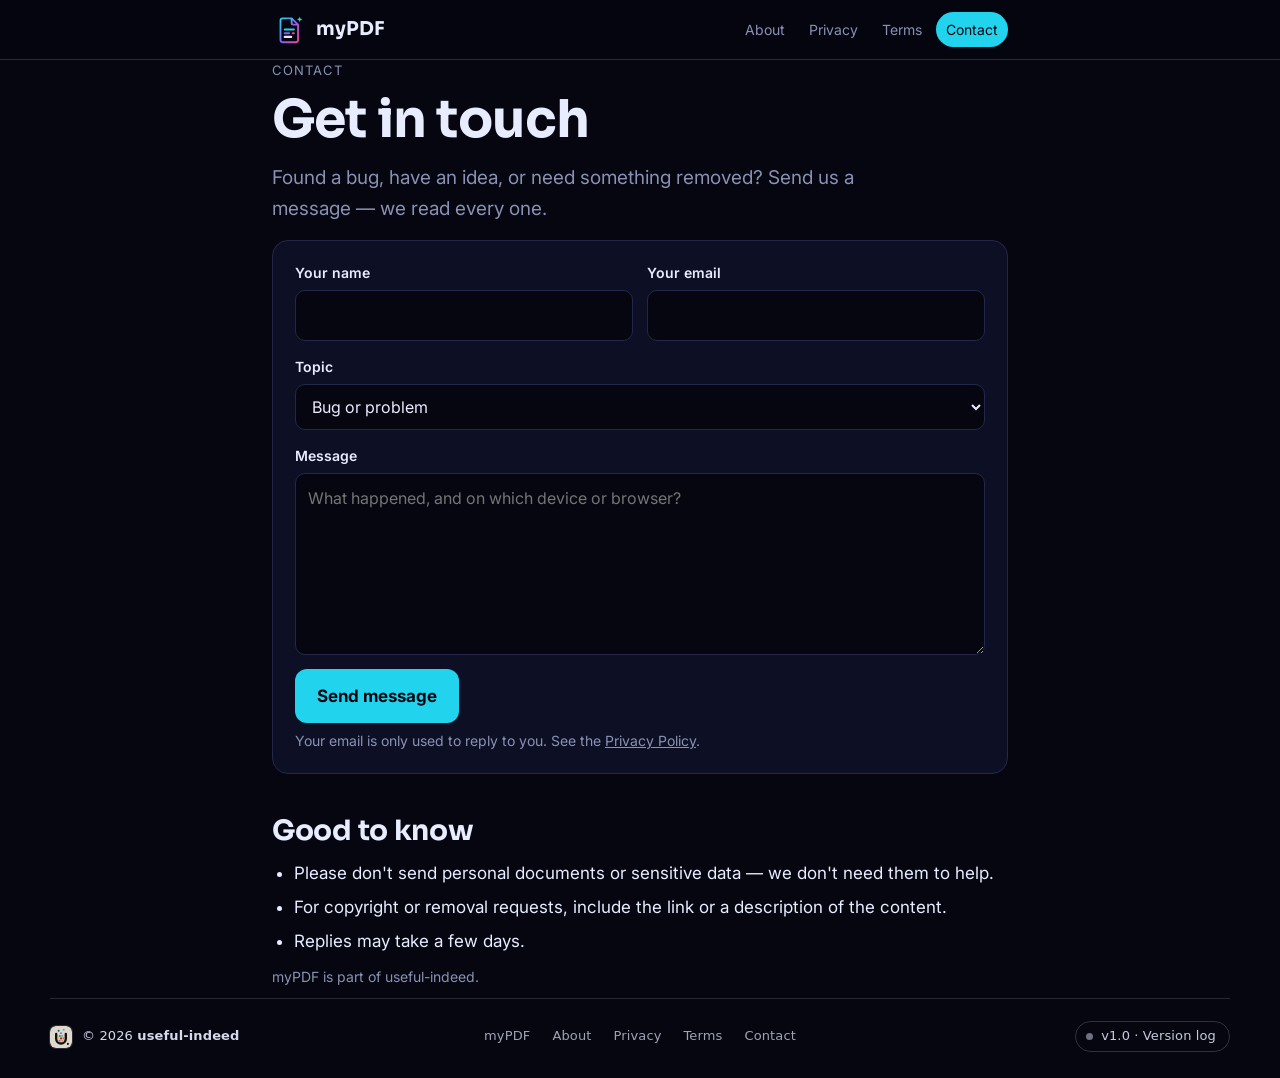
<file: contact.html>
<!DOCTYPE html>
<html lang="en">
<head>
<meta charset="UTF-8">
<meta name="viewport" content="width=device-width, initial-scale=1.0">
<title>Contact · myPDF</title>
<meta name="description" content="How to contact the maker of myPDF.">
<link rel="canonical" href="https://mypdf.useful-indeed.com/contact.html">
<meta property="og:title" content="Contact · myPDF">
<meta property="og:description" content="How to contact the maker of myPDF.">
<meta property="og:url" content="https://mypdf.useful-indeed.com/contact.html">
<meta property="og:type" content="website">
<link rel="icon" type="image/svg+xml" href="logo.svg">
<link rel="apple-touch-icon" href="logo.svg">
<link rel="preconnect" href="https://fonts.googleapis.com"><link rel="preconnect" href="https://fonts.gstatic.com" crossorigin><link href="https://fonts.googleapis.com/css2?family=Sora:wght@600;700&family=Inter:wght@400;500;600&display=swap" rel="stylesheet">
<link rel="stylesheet" href="useful-indeed/footer.css">
<script src="version-log.js"></script>
<style>
:root{--bg:#05060f;--fg:#e8ecff;--muted:#8a91b4;--acc:#22d3ee;--accfg:#05060f;--card:#0d1024;--line:#23284a;--font:'Inter',system-ui,sans-serif;--head:'Sora','Inter',sans-serif}
*{box-sizing:border-box;margin:0;padding:0}
html{-webkit-text-size-adjust:100%}
body{background:var(--bg);color:var(--fg);font-family:var(--font);font-size:17px;line-height:1.65;overflow-x:clip}
a{color:inherit}
.wrap{max-width:780px;margin:0 auto;padding:0 22px}
.top{border-bottom:1px solid var(--line);position:sticky;top:0;background:color-mix(in srgb,var(--bg) 90%,transparent);backdrop-filter:blur(10px);-webkit-backdrop-filter:blur(10px);z-index:5}
.top .wrap{display:flex;align-items:center;justify-content:space-between;gap:14px;padding-top:12px;padding-bottom:12px;flex-wrap:wrap}
.brand{display:flex;align-items:center;gap:10px;text-decoration:none;font-family:var(--head);font-weight:700;font-size:19px;white-space:nowrap}
.brand img{width:34px;height:34px;border-radius:9px}
nav.links{display:flex;gap:4px;flex-wrap:wrap;font-size:14px}
nav.links a{text-decoration:none;padding:6px 10px;border-radius:99px;color:var(--muted)}
nav.links a:hover{color:var(--fg);background:var(--card)}
nav.links a[aria-current]{color:var(--accfg);background:var(--acc)}
main{padding:46px 0 30px}
.eyebrow{font-size:13px;letter-spacing:.08em;text-transform:uppercase;color:var(--muted);margin-bottom:10px}
h1{font-family:var(--head);font-weight:700;font-size:clamp(34px,7vw,52px);line-height:1.08;letter-spacing:-.02em}
.lead{font-size:19px;color:var(--muted);margin-top:14px;max-width:640px}
h2{font-family:var(--head);font-weight:700;font-size:clamp(22px,4.5vw,28px);line-height:1.2;margin:40px 0 12px;letter-spacing:-.01em}
h3{font-size:17px;margin:20px 0 6px}
p{margin:10px 0}
ul,ol{margin:10px 0 10px 22px}
li{margin:6px 0}
.card{background:var(--card);border:1px solid var(--line);border-radius:16px;padding:20px 22px;margin:16px 0}
.why{display:grid;gap:12px}
.why .card b{display:block;font-family:var(--head);font-weight:700;font-size:20px;line-height:1.25;margin-bottom:4px}
.why .card p{margin:0;color:var(--muted)}
details{border-bottom:1px solid var(--line);padding:12px 0}
details summary{cursor:pointer;font-weight:600;list-style:none;display:flex;justify-content:space-between;gap:12px}
details summary::-webkit-details-marker{display:none}
details summary::after{content:"+";color:var(--muted);font-size:22px;line-height:1;transition:transform .2s}
details[open] summary::after{transform:rotate(45deg)}
details p{color:var(--muted)}
.btn{display:inline-block;background:var(--acc);color:var(--accfg);text-decoration:none;font-weight:700;padding:13px 22px;border-radius:12px;margin-top:8px}
.btn:hover{filter:brightness(1.08)}
.muted{color:var(--muted)}
.cf label{display:block;font-size:14px;font-weight:600;margin:0 0 14px}
.cf input,.cf select,.cf textarea{display:block;width:100%;margin-top:6px;font:inherit;font-weight:400;font-size:16px;color:var(--fg);background:var(--bg);border:1px solid var(--line);border-radius:10px;padding:11px 12px}
.cf input:focus,.cf select:focus,.cf textarea:focus{outline:2px solid var(--acc);outline-offset:1px;border-color:transparent}
.cf textarea{resize:vertical;min-height:130px}
.cf-row{display:grid;grid-template-columns:1fr 1fr;gap:0 14px}
.cf-foot{display:flex;align-items:center;gap:14px;flex-wrap:wrap}
.cf .btn{border:0;cursor:pointer;font:inherit;font-weight:700;margin-top:0}
.cf .btn:disabled{opacity:.6;cursor:wait}
.cf-status{font-size:14px}.cf-status.ok{color:var(--acc);font-weight:600}.cf-status.err{color:#e5484d;font-weight:600}
@media (max-width:560px){.cf-row{grid-template-columns:1fr}}
.small{font-size:14px}
table{width:100%;border-collapse:collapse;font-size:15px;margin:10px 0}
td,th{text-align:left;padding:10px 8px;border-bottom:1px solid var(--line);vertical-align:top}
th{font-size:13px;color:var(--muted);text-transform:uppercase;letter-spacing:.05em}
.tools{display:grid;grid-template-columns:repeat(auto-fill,minmax(220px,1fr));gap:10px;margin:14px 0}
.tools a{display:flex;gap:10px;align-items:center;text-decoration:none;background:var(--card);border:1px solid var(--line);border-radius:14px;padding:10px 12px}
.tools img{width:36px;height:36px;border-radius:9px;flex:none}
.tools b{display:block;font-size:15px;line-height:1.2}
.tools span{font-size:13px;color:var(--muted)}
@media (max-width:560px){body{font-size:16px} main{padding-top:32px} nav.links{width:100%} nav.links a{padding:6px 9px}}
</style>
</head>
<body>
<header class="top"><div class="wrap">
  <a class="brand" href="./"><img src="logo.svg" alt="">myPDF</a>
  <nav class="links" aria-label="Site"><a href="about.html">About</a><a href="privacy.html">Privacy</a><a href="terms.html">Terms</a><a href="contact.html" aria-current="page">Contact</a></nav>
</div></header>
<main class="wrap">
<div class="eyebrow">Contact</div><h1>Get in touch</h1><p class="lead">Found a bug, have an idea, or need something removed? Send us a message — we read every one.</p><form class="card cf" id="ui-contact" data-site="myPDF" novalidate>
  <div class="cf-row">
    <label>Your name<input name="name" type="text" autocomplete="name" required maxlength="80"></label>
    <label>Your email<input name="email" type="email" autocomplete="email" required maxlength="120"></label>
  </div>
  <label>Topic<select name="topic">
    <option>Bug or problem</option><option>Idea or feature request</option><option>Copyright or removal request</option><option>Question</option><option>Something else</option>
  </select></label>
  <label>Message<textarea name="message" rows="6" required maxlength="4000" placeholder="What happened, and on which device or browser?"></textarea></label>
  <input type="checkbox" name="botcheck" tabindex="-1" autocomplete="off" style="display:none">
  <div class="cf-foot"><button type="submit" class="btn">Send message</button><span class="cf-status" role="status" aria-live="polite"></span></div>
  <p class="muted small" style="margin:6px 0 0">Your email is only used to reply to you. See the <a href="privacy.html">Privacy Policy</a>.</p>
</form>
<script src="useful-indeed/contact.js" defer></script><h2>Good to know</h2><ul><li>Please don't send personal documents or sensitive data — we don't need them to help.</li><li>For copyright or removal requests, include the link or a description of the content.</li><li>Replies may take a few days.</li></ul><p class="muted small">myPDF is part of useful-indeed.</p>
</main>
<footer class="ui-foot">
  <div class="ui-foot-in">
    <a class="ui-foot-brand" href="https://useful-indeed.com" title="More small, free tools on useful-indeed"><img src="useful-indeed/logo.svg" alt="useful-indeed logo" width="22" height="22"><span>© <span data-ui-year>2026</span> <b>useful-indeed</b></span></a>
    <nav class="ui-foot-nav" aria-label="Site"><a href="./">myPDF</a><a href="about.html">About</a><a href="privacy.html">Privacy</a><a href="terms.html">Terms</a><a href="contact.html">Contact</a></nav>
    <button type="button" class="ui-foot-ver" data-ui-ver>v1.0 · Version log</button>
  </div>
</footer>
<script src="useful-indeed/badge.js" defer></script>
</body>
</html>
</file>
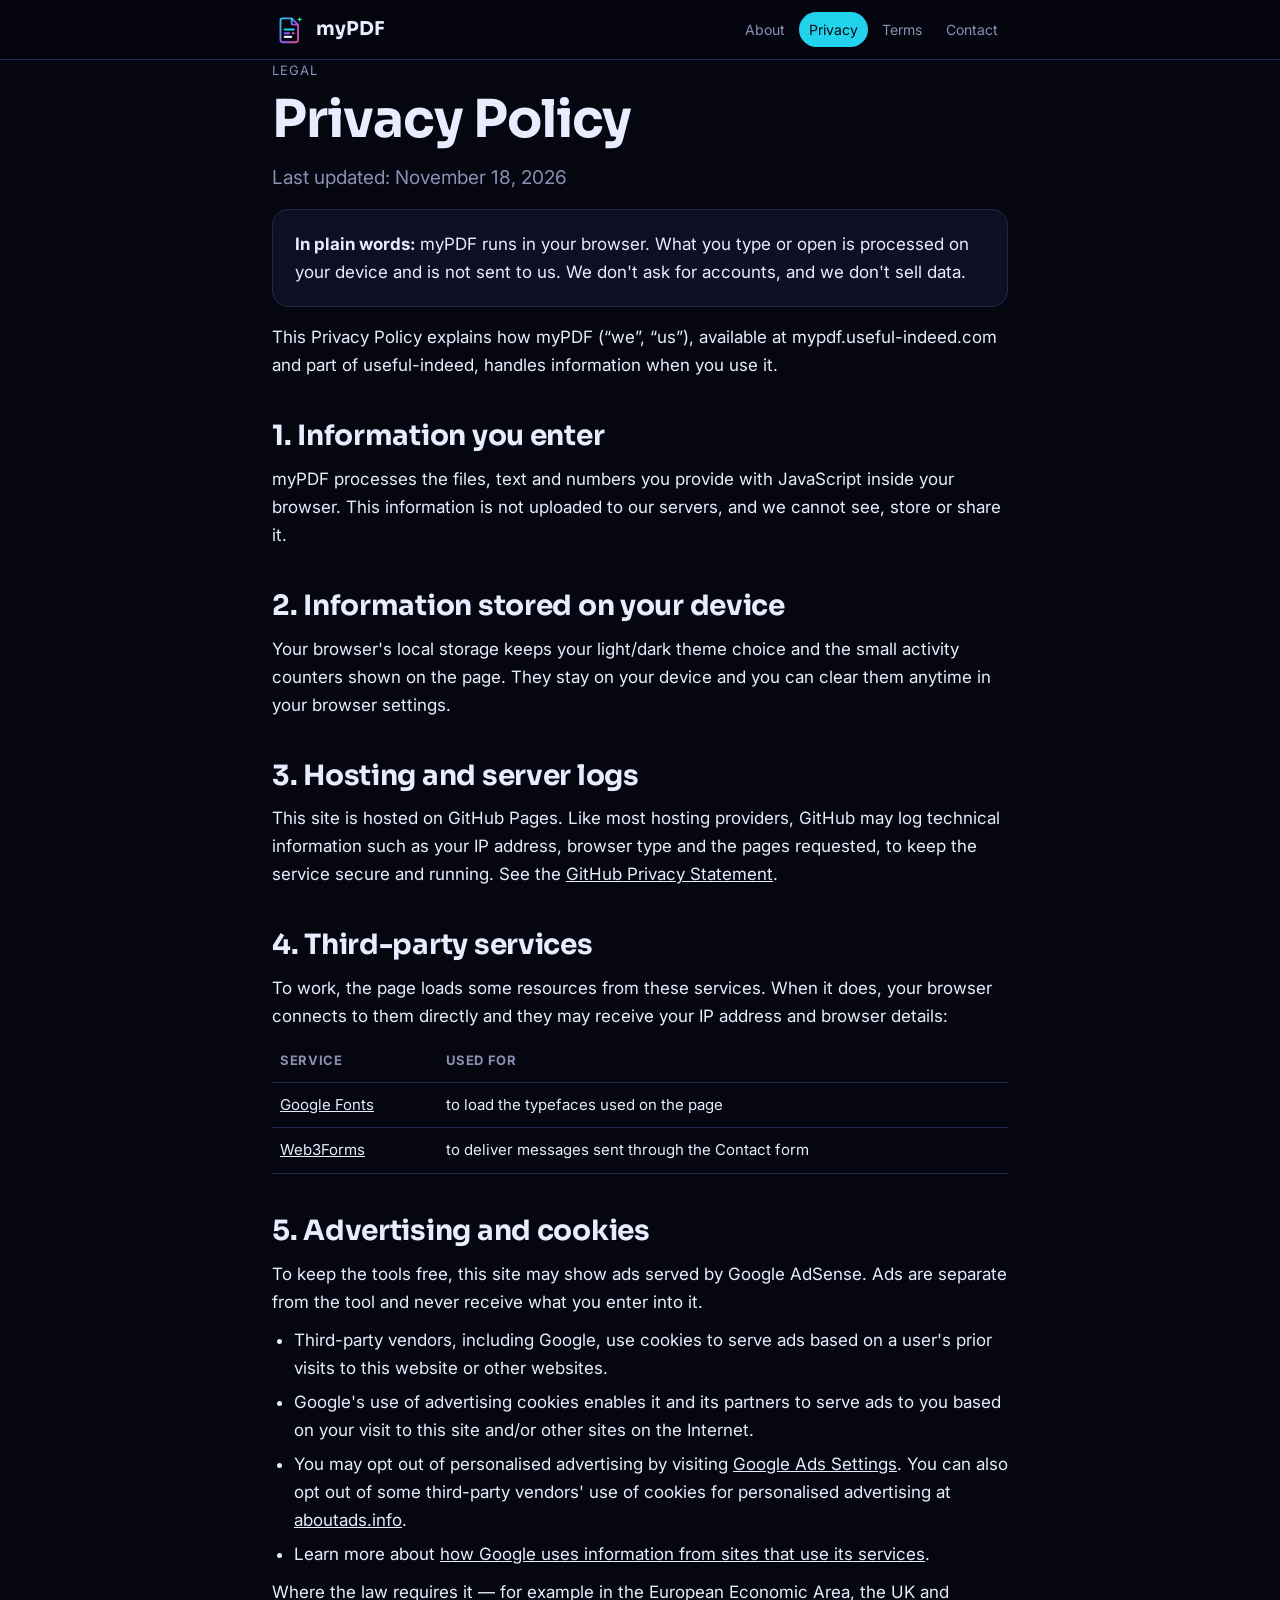
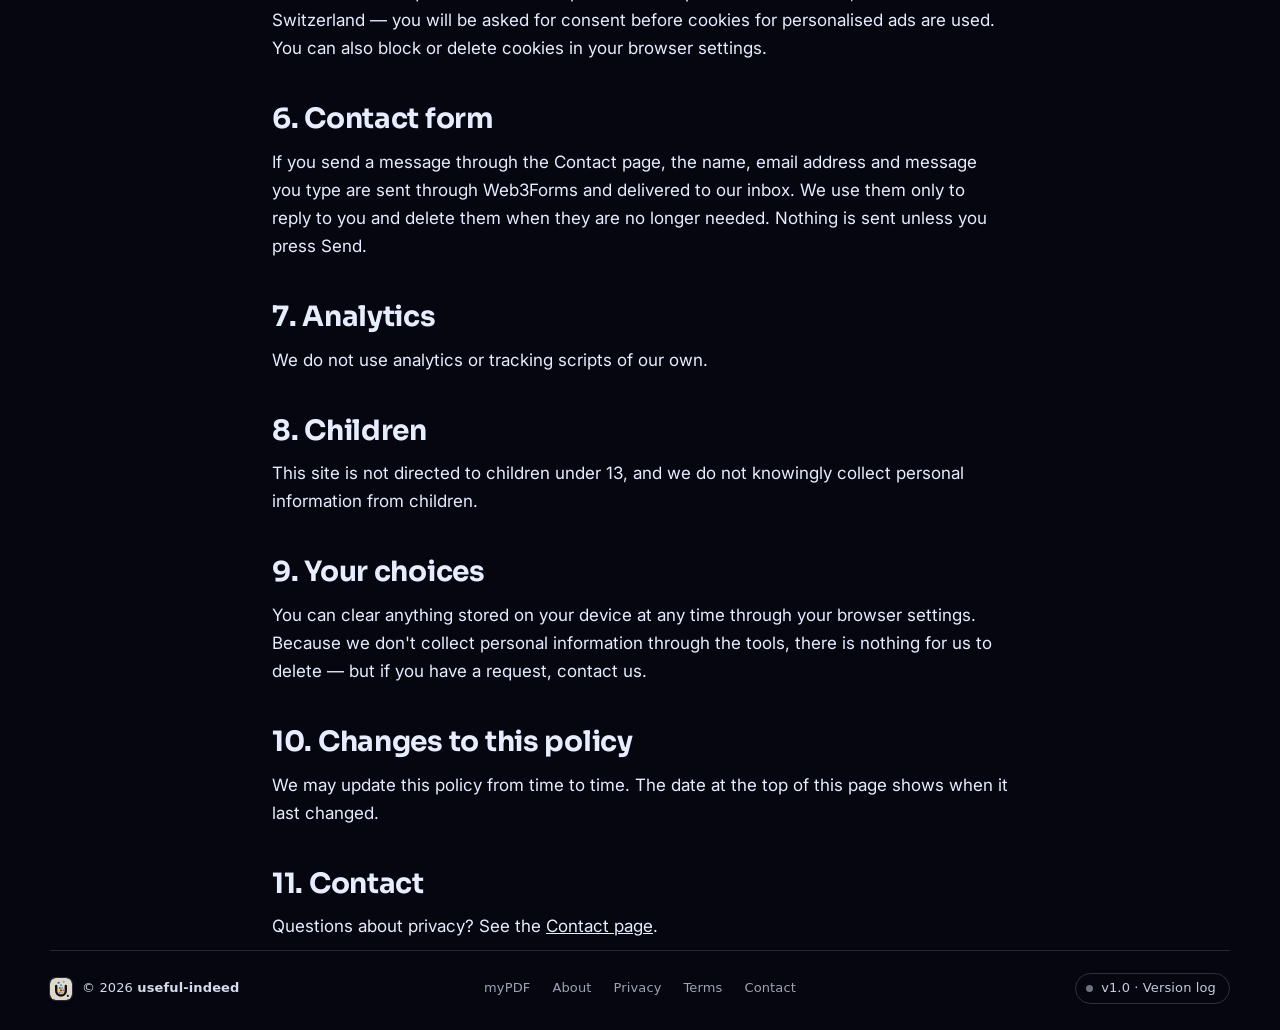
<file: privacy.html>
<!DOCTYPE html>
<html lang="en">
<head>
<meta charset="UTF-8">
<meta name="viewport" content="width=device-width, initial-scale=1.0">
<title>Privacy Policy · myPDF</title>
<meta name="description" content="How myPDF handles your information: it runs in your browser and your data is not uploaded.">
<link rel="canonical" href="https://mypdf.useful-indeed.com/privacy.html">
<meta property="og:title" content="Privacy Policy · myPDF">
<meta property="og:description" content="How myPDF handles your information: it runs in your browser and your data is not uploaded.">
<meta property="og:url" content="https://mypdf.useful-indeed.com/privacy.html">
<meta property="og:type" content="website">
<link rel="icon" type="image/svg+xml" href="logo.svg">
<link rel="apple-touch-icon" href="logo.svg">
<link rel="preconnect" href="https://fonts.googleapis.com"><link rel="preconnect" href="https://fonts.gstatic.com" crossorigin><link href="https://fonts.googleapis.com/css2?family=Sora:wght@600;700&family=Inter:wght@400;500;600&display=swap" rel="stylesheet">
<link rel="stylesheet" href="useful-indeed/footer.css">
<script src="version-log.js"></script>
<style>
:root{--bg:#05060f;--fg:#e8ecff;--muted:#8a91b4;--acc:#22d3ee;--accfg:#05060f;--card:#0d1024;--line:#23284a;--font:'Inter',system-ui,sans-serif;--head:'Sora','Inter',sans-serif}
*{box-sizing:border-box;margin:0;padding:0}
html{-webkit-text-size-adjust:100%}
body{background:var(--bg);color:var(--fg);font-family:var(--font);font-size:17px;line-height:1.65;overflow-x:clip}
a{color:inherit}
.wrap{max-width:780px;margin:0 auto;padding:0 22px}
.top{border-bottom:1px solid var(--line);position:sticky;top:0;background:color-mix(in srgb,var(--bg) 90%,transparent);backdrop-filter:blur(10px);-webkit-backdrop-filter:blur(10px);z-index:5}
.top .wrap{display:flex;align-items:center;justify-content:space-between;gap:14px;padding-top:12px;padding-bottom:12px;flex-wrap:wrap}
.brand{display:flex;align-items:center;gap:10px;text-decoration:none;font-family:var(--head);font-weight:700;font-size:19px;white-space:nowrap}
.brand img{width:34px;height:34px;border-radius:9px}
nav.links{display:flex;gap:4px;flex-wrap:wrap;font-size:14px}
nav.links a{text-decoration:none;padding:6px 10px;border-radius:99px;color:var(--muted)}
nav.links a:hover{color:var(--fg);background:var(--card)}
nav.links a[aria-current]{color:var(--accfg);background:var(--acc)}
main{padding:46px 0 30px}
.eyebrow{font-size:13px;letter-spacing:.08em;text-transform:uppercase;color:var(--muted);margin-bottom:10px}
h1{font-family:var(--head);font-weight:700;font-size:clamp(34px,7vw,52px);line-height:1.08;letter-spacing:-.02em}
.lead{font-size:19px;color:var(--muted);margin-top:14px;max-width:640px}
h2{font-family:var(--head);font-weight:700;font-size:clamp(22px,4.5vw,28px);line-height:1.2;margin:40px 0 12px;letter-spacing:-.01em}
h3{font-size:17px;margin:20px 0 6px}
p{margin:10px 0}
ul,ol{margin:10px 0 10px 22px}
li{margin:6px 0}
.card{background:var(--card);border:1px solid var(--line);border-radius:16px;padding:20px 22px;margin:16px 0}
.why{display:grid;gap:12px}
.why .card b{display:block;font-family:var(--head);font-weight:700;font-size:20px;line-height:1.25;margin-bottom:4px}
.why .card p{margin:0;color:var(--muted)}
details{border-bottom:1px solid var(--line);padding:12px 0}
details summary{cursor:pointer;font-weight:600;list-style:none;display:flex;justify-content:space-between;gap:12px}
details summary::-webkit-details-marker{display:none}
details summary::after{content:"+";color:var(--muted);font-size:22px;line-height:1;transition:transform .2s}
details[open] summary::after{transform:rotate(45deg)}
details p{color:var(--muted)}
.btn{display:inline-block;background:var(--acc);color:var(--accfg);text-decoration:none;font-weight:700;padding:13px 22px;border-radius:12px;margin-top:8px}
.btn:hover{filter:brightness(1.08)}
.muted{color:var(--muted)}
.cf label{display:block;font-size:14px;font-weight:600;margin:0 0 14px}
.cf input,.cf select,.cf textarea{display:block;width:100%;margin-top:6px;font:inherit;font-weight:400;font-size:16px;color:var(--fg);background:var(--bg);border:1px solid var(--line);border-radius:10px;padding:11px 12px}
.cf input:focus,.cf select:focus,.cf textarea:focus{outline:2px solid var(--acc);outline-offset:1px;border-color:transparent}
.cf textarea{resize:vertical;min-height:130px}
.cf-row{display:grid;grid-template-columns:1fr 1fr;gap:0 14px}
.cf-foot{display:flex;align-items:center;gap:14px;flex-wrap:wrap}
.cf .btn{border:0;cursor:pointer;font:inherit;font-weight:700;margin-top:0}
.cf .btn:disabled{opacity:.6;cursor:wait}
.cf-status{font-size:14px}.cf-status.ok{color:var(--acc);font-weight:600}.cf-status.err{color:#e5484d;font-weight:600}
@media (max-width:560px){.cf-row{grid-template-columns:1fr}}
.small{font-size:14px}
table{width:100%;border-collapse:collapse;font-size:15px;margin:10px 0}
td,th{text-align:left;padding:10px 8px;border-bottom:1px solid var(--line);vertical-align:top}
th{font-size:13px;color:var(--muted);text-transform:uppercase;letter-spacing:.05em}
.tools{display:grid;grid-template-columns:repeat(auto-fill,minmax(220px,1fr));gap:10px;margin:14px 0}
.tools a{display:flex;gap:10px;align-items:center;text-decoration:none;background:var(--card);border:1px solid var(--line);border-radius:14px;padding:10px 12px}
.tools img{width:36px;height:36px;border-radius:9px;flex:none}
.tools b{display:block;font-size:15px;line-height:1.2}
.tools span{font-size:13px;color:var(--muted)}
@media (max-width:560px){body{font-size:16px} main{padding-top:32px} nav.links{width:100%} nav.links a{padding:6px 9px}}
</style>
</head>
<body>
<header class="top"><div class="wrap">
  <a class="brand" href="./"><img src="logo.svg" alt="">myPDF</a>
  <nav class="links" aria-label="Site"><a href="about.html">About</a><a href="privacy.html" aria-current="page">Privacy</a><a href="terms.html">Terms</a><a href="contact.html">Contact</a></nav>
</div></header>
<main class="wrap">
<div class="eyebrow">Legal</div><h1>Privacy Policy</h1><p class="lead">Last updated: November 18, 2026</p><div class="card"><b>In plain words:</b> myPDF runs in your browser. What you type or open is processed on your device and is not sent to us. We don't ask for accounts, and we don't sell data.</div><p>This Privacy Policy explains how myPDF (“we”, “us”), available at mypdf.useful-indeed.com and part of useful-indeed, handles information when you use it.</p><h2>1. Information you enter</h2><p>myPDF processes the files, text and numbers you provide with JavaScript inside your browser. This information is not uploaded to our servers, and we cannot see, store or share it.</p><h2>2. Information stored on your device</h2><p>Your browser&#x27;s local storage keeps your light/dark theme choice and the small activity counters shown on the page. They stay on your device and you can clear them anytime in your browser settings.</p><h2>3. Hosting and server logs</h2><p>This site is hosted on GitHub Pages. Like most hosting providers, GitHub may log technical information such as your IP address, browser type and the pages requested, to keep the service secure and running. See the <a href="https://docs.github.com/en/site-policy/privacy-policies/github-general-privacy-statement" rel="noopener">GitHub Privacy Statement</a>.</p><h2>4. Third-party services</h2><p>To work, the page loads some resources from these services. When it does, your browser connects to them directly and they may receive your IP address and browser details:</p><table><tr><th>Service</th><th>Used for</th></tr><tr><td><a href="https://policies.google.com/privacy" rel="noopener">Google Fonts</a></td><td>to load the typefaces used on the page</td></tr><tr><td><a href="https://web3forms.com/privacy" rel="noopener">Web3Forms</a></td><td>to deliver messages sent through the Contact form</td></tr></table><h2>5. Advertising and cookies</h2><p>To keep the tools free, this site may show ads served by Google AdSense. Ads are separate from the tool and never receive what you enter into it.</p><ul><li>Third-party vendors, including Google, use cookies to serve ads based on a user's prior visits to this website or other websites.</li><li>Google's use of advertising cookies enables it and its partners to serve ads to you based on your visit to this site and/or other sites on the Internet.</li><li>You may opt out of personalised advertising by visiting <a href="https://adssettings.google.com" rel="noopener">Google Ads Settings</a>. You can also opt out of some third-party vendors' use of cookies for personalised advertising at <a href="https://www.aboutads.info/choices" rel="noopener">aboutads.info</a>.</li><li>Learn more about <a href="https://policies.google.com/technologies/partner-sites" rel="noopener">how Google uses information from sites that use its services</a>.</li></ul><p>Where the law requires it — for example in the European Economic Area, the UK and Switzerland — you will be asked for consent before cookies for personalised ads are used. You can also block or delete cookies in your browser settings.</p><h2>6. Contact form</h2><p>If you send a message through the Contact page, the name, email address and message you type are sent through Web3Forms and delivered to our inbox. We use them only to reply to you and delete them when they are no longer needed. Nothing is sent unless you press Send.</p><h2>7. Analytics</h2><p>We do not use analytics or tracking scripts of our own.</p><h2>8. Children</h2><p>This site is not directed to children under 13, and we do not knowingly collect personal information from children.</p><h2>9. Your choices</h2><p>You can clear anything stored on your device at any time through your browser settings. Because we don't collect personal information through the tools, there is nothing for us to delete — but if you have a request, contact us.</p><h2>10. Changes to this policy</h2><p>We may update this policy from time to time. The date at the top of this page shows when it last changed.</p><h2>11. Contact</h2><p>Questions about privacy? See the <a href="contact.html">Contact page</a>.</p>
</main>
<footer class="ui-foot">
  <div class="ui-foot-in">
    <a class="ui-foot-brand" href="https://useful-indeed.com" title="More small, free tools on useful-indeed"><img src="useful-indeed/logo.svg" alt="useful-indeed logo" width="22" height="22"><span>© <span data-ui-year>2026</span> <b>useful-indeed</b></span></a>
    <nav class="ui-foot-nav" aria-label="Site"><a href="./">myPDF</a><a href="about.html">About</a><a href="privacy.html">Privacy</a><a href="terms.html">Terms</a><a href="contact.html">Contact</a></nav>
    <button type="button" class="ui-foot-ver" data-ui-ver>v1.0 · Version log</button>
  </div>
</footer>
<script src="useful-indeed/badge.js" defer></script>
</body>
</html>
</file>
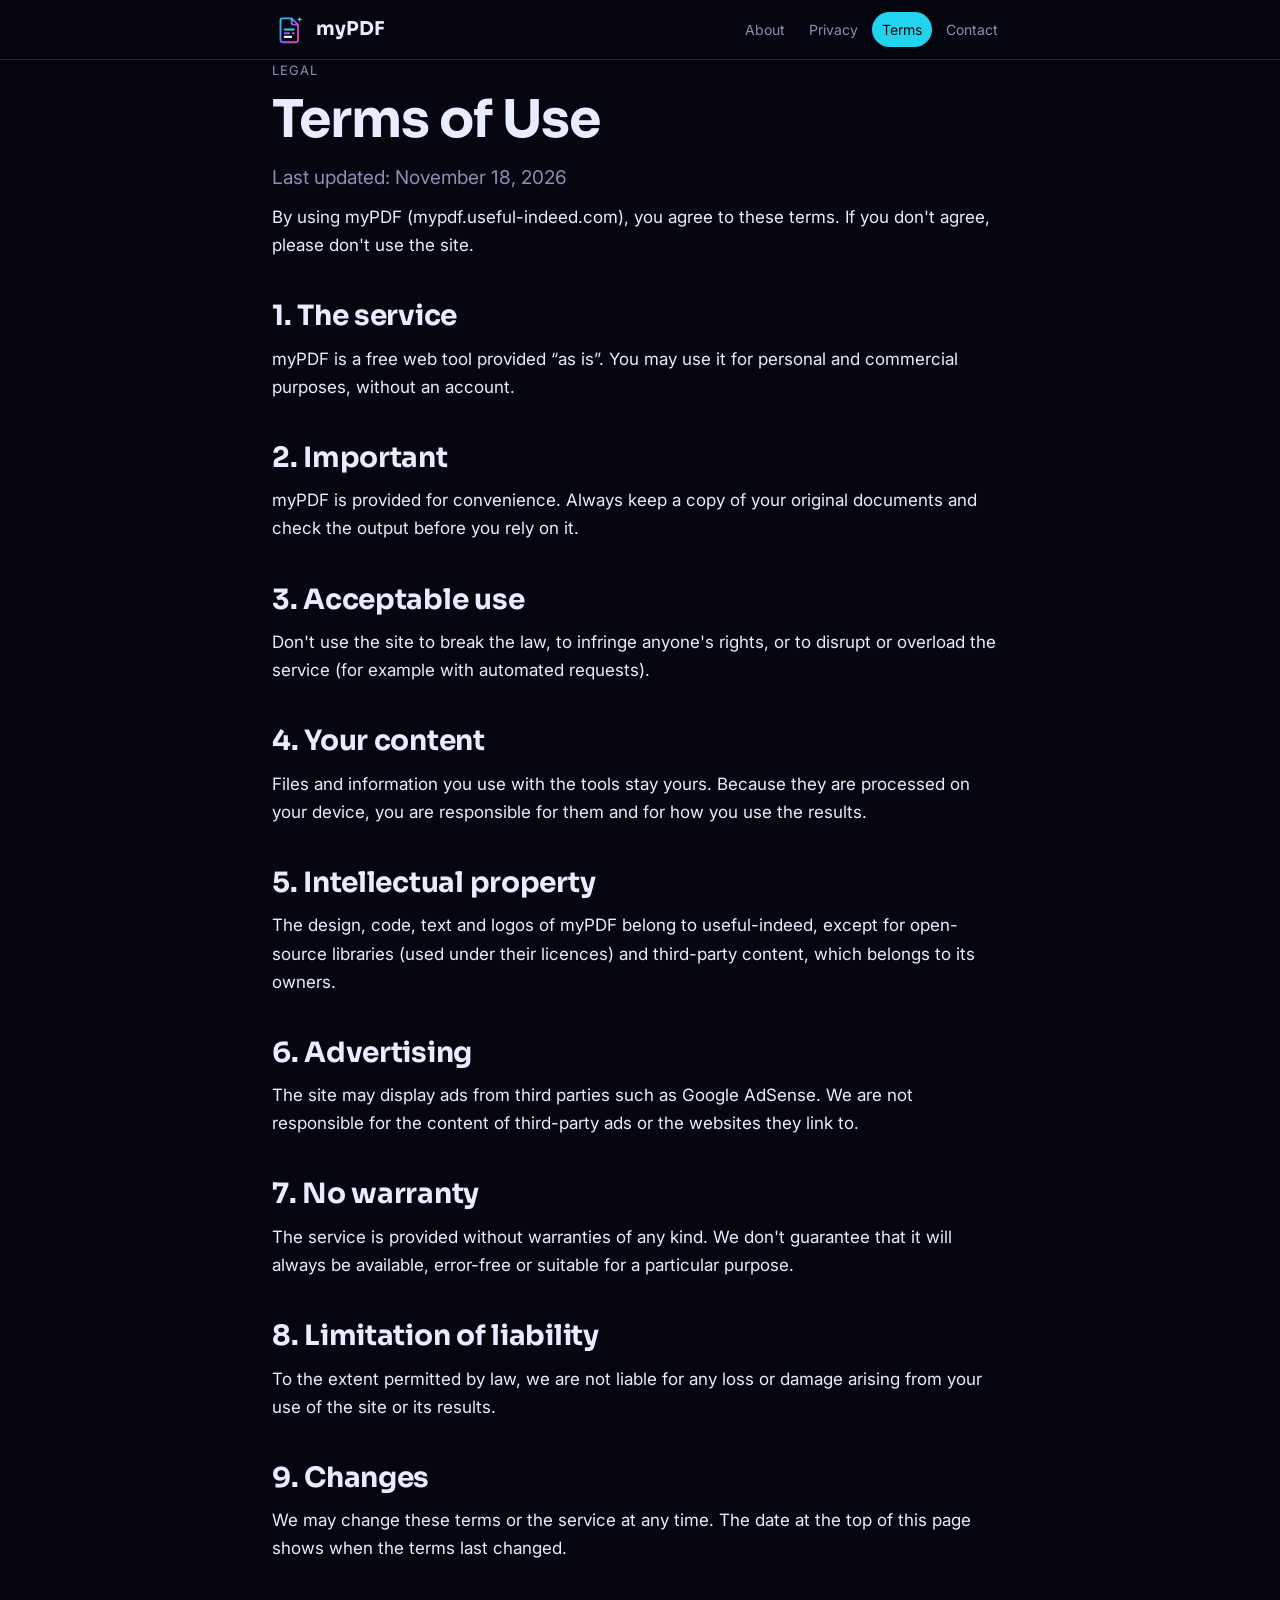
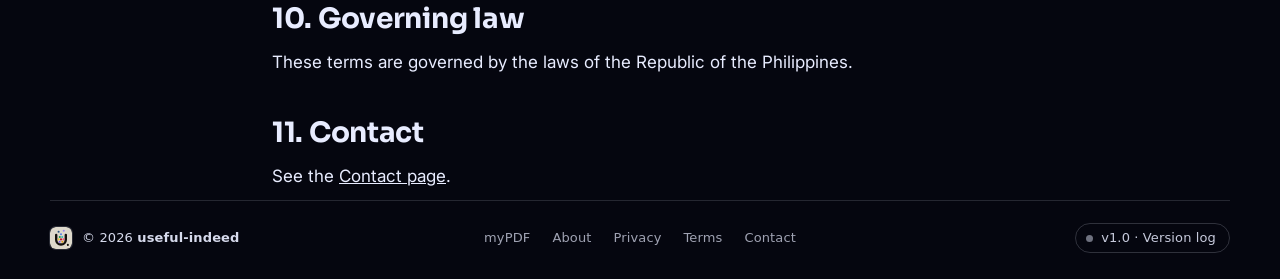
<file: terms.html>
<!DOCTYPE html>
<html lang="en">
<head>
<meta charset="UTF-8">
<meta name="viewport" content="width=device-width, initial-scale=1.0">
<title>Terms of Use · myPDF</title>
<meta name="description" content="The terms for using myPDF.">
<link rel="canonical" href="https://mypdf.useful-indeed.com/terms.html">
<meta property="og:title" content="Terms of Use · myPDF">
<meta property="og:description" content="The terms for using myPDF.">
<meta property="og:url" content="https://mypdf.useful-indeed.com/terms.html">
<meta property="og:type" content="website">
<link rel="icon" type="image/svg+xml" href="logo.svg">
<link rel="apple-touch-icon" href="logo.svg">
<link rel="preconnect" href="https://fonts.googleapis.com"><link rel="preconnect" href="https://fonts.gstatic.com" crossorigin><link href="https://fonts.googleapis.com/css2?family=Sora:wght@600;700&family=Inter:wght@400;500;600&display=swap" rel="stylesheet">
<link rel="stylesheet" href="useful-indeed/footer.css">
<script src="version-log.js"></script>
<style>
:root{--bg:#05060f;--fg:#e8ecff;--muted:#8a91b4;--acc:#22d3ee;--accfg:#05060f;--card:#0d1024;--line:#23284a;--font:'Inter',system-ui,sans-serif;--head:'Sora','Inter',sans-serif}
*{box-sizing:border-box;margin:0;padding:0}
html{-webkit-text-size-adjust:100%}
body{background:var(--bg);color:var(--fg);font-family:var(--font);font-size:17px;line-height:1.65;overflow-x:clip}
a{color:inherit}
.wrap{max-width:780px;margin:0 auto;padding:0 22px}
.top{border-bottom:1px solid var(--line);position:sticky;top:0;background:color-mix(in srgb,var(--bg) 90%,transparent);backdrop-filter:blur(10px);-webkit-backdrop-filter:blur(10px);z-index:5}
.top .wrap{display:flex;align-items:center;justify-content:space-between;gap:14px;padding-top:12px;padding-bottom:12px;flex-wrap:wrap}
.brand{display:flex;align-items:center;gap:10px;text-decoration:none;font-family:var(--head);font-weight:700;font-size:19px;white-space:nowrap}
.brand img{width:34px;height:34px;border-radius:9px}
nav.links{display:flex;gap:4px;flex-wrap:wrap;font-size:14px}
nav.links a{text-decoration:none;padding:6px 10px;border-radius:99px;color:var(--muted)}
nav.links a:hover{color:var(--fg);background:var(--card)}
nav.links a[aria-current]{color:var(--accfg);background:var(--acc)}
main{padding:46px 0 30px}
.eyebrow{font-size:13px;letter-spacing:.08em;text-transform:uppercase;color:var(--muted);margin-bottom:10px}
h1{font-family:var(--head);font-weight:700;font-size:clamp(34px,7vw,52px);line-height:1.08;letter-spacing:-.02em}
.lead{font-size:19px;color:var(--muted);margin-top:14px;max-width:640px}
h2{font-family:var(--head);font-weight:700;font-size:clamp(22px,4.5vw,28px);line-height:1.2;margin:40px 0 12px;letter-spacing:-.01em}
h3{font-size:17px;margin:20px 0 6px}
p{margin:10px 0}
ul,ol{margin:10px 0 10px 22px}
li{margin:6px 0}
.card{background:var(--card);border:1px solid var(--line);border-radius:16px;padding:20px 22px;margin:16px 0}
.why{display:grid;gap:12px}
.why .card b{display:block;font-family:var(--head);font-weight:700;font-size:20px;line-height:1.25;margin-bottom:4px}
.why .card p{margin:0;color:var(--muted)}
details{border-bottom:1px solid var(--line);padding:12px 0}
details summary{cursor:pointer;font-weight:600;list-style:none;display:flex;justify-content:space-between;gap:12px}
details summary::-webkit-details-marker{display:none}
details summary::after{content:"+";color:var(--muted);font-size:22px;line-height:1;transition:transform .2s}
details[open] summary::after{transform:rotate(45deg)}
details p{color:var(--muted)}
.btn{display:inline-block;background:var(--acc);color:var(--accfg);text-decoration:none;font-weight:700;padding:13px 22px;border-radius:12px;margin-top:8px}
.btn:hover{filter:brightness(1.08)}
.muted{color:var(--muted)}
.cf label{display:block;font-size:14px;font-weight:600;margin:0 0 14px}
.cf input,.cf select,.cf textarea{display:block;width:100%;margin-top:6px;font:inherit;font-weight:400;font-size:16px;color:var(--fg);background:var(--bg);border:1px solid var(--line);border-radius:10px;padding:11px 12px}
.cf input:focus,.cf select:focus,.cf textarea:focus{outline:2px solid var(--acc);outline-offset:1px;border-color:transparent}
.cf textarea{resize:vertical;min-height:130px}
.cf-row{display:grid;grid-template-columns:1fr 1fr;gap:0 14px}
.cf-foot{display:flex;align-items:center;gap:14px;flex-wrap:wrap}
.cf .btn{border:0;cursor:pointer;font:inherit;font-weight:700;margin-top:0}
.cf .btn:disabled{opacity:.6;cursor:wait}
.cf-status{font-size:14px}.cf-status.ok{color:var(--acc);font-weight:600}.cf-status.err{color:#e5484d;font-weight:600}
@media (max-width:560px){.cf-row{grid-template-columns:1fr}}
.small{font-size:14px}
table{width:100%;border-collapse:collapse;font-size:15px;margin:10px 0}
td,th{text-align:left;padding:10px 8px;border-bottom:1px solid var(--line);vertical-align:top}
th{font-size:13px;color:var(--muted);text-transform:uppercase;letter-spacing:.05em}
.tools{display:grid;grid-template-columns:repeat(auto-fill,minmax(220px,1fr));gap:10px;margin:14px 0}
.tools a{display:flex;gap:10px;align-items:center;text-decoration:none;background:var(--card);border:1px solid var(--line);border-radius:14px;padding:10px 12px}
.tools img{width:36px;height:36px;border-radius:9px;flex:none}
.tools b{display:block;font-size:15px;line-height:1.2}
.tools span{font-size:13px;color:var(--muted)}
@media (max-width:560px){body{font-size:16px} main{padding-top:32px} nav.links{width:100%} nav.links a{padding:6px 9px}}
</style>
</head>
<body>
<header class="top"><div class="wrap">
  <a class="brand" href="./"><img src="logo.svg" alt="">myPDF</a>
  <nav class="links" aria-label="Site"><a href="about.html">About</a><a href="privacy.html">Privacy</a><a href="terms.html" aria-current="page">Terms</a><a href="contact.html">Contact</a></nav>
</div></header>
<main class="wrap">
<div class="eyebrow">Legal</div><h1>Terms of Use</h1><p class="lead">Last updated: November 18, 2026</p><p>By using myPDF (mypdf.useful-indeed.com), you agree to these terms. If you don't agree, please don't use the site.</p><h2>1. The service</h2><p>myPDF is a free web tool provided “as is”. You may use it for personal and commercial purposes, without an account.</p><h2>2. Important</h2><p>myPDF is provided for convenience. Always keep a copy of your original documents and check the output before you rely on it.</p><h2>3. Acceptable use</h2><p>Don't use the site to break the law, to infringe anyone's rights, or to disrupt or overload the service (for example with automated requests).</p><h2>4. Your content</h2><p>Files and information you use with the tools stay yours. Because they are processed on your device, you are responsible for them and for how you use the results.</p><h2>5. Intellectual property</h2><p>The design, code, text and logos of myPDF belong to useful-indeed, except for open-source libraries (used under their licences) and third-party content, which belongs to its owners.</p><h2>6. Advertising</h2><p>The site may display ads from third parties such as Google AdSense. We are not responsible for the content of third-party ads or the websites they link to.</p><h2>7. No warranty</h2><p>The service is provided without warranties of any kind. We don't guarantee that it will always be available, error-free or suitable for a particular purpose.</p><h2>8. Limitation of liability</h2><p>To the extent permitted by law, we are not liable for any loss or damage arising from your use of the site or its results.</p><h2>9. Changes</h2><p>We may change these terms or the service at any time. The date at the top of this page shows when the terms last changed.</p><h2>10. Governing law</h2><p>These terms are governed by the laws of the Republic of the Philippines.</p><h2>11. Contact</h2><p>See the <a href="contact.html">Contact page</a>.</p>
</main>
<footer class="ui-foot">
  <div class="ui-foot-in">
    <a class="ui-foot-brand" href="https://useful-indeed.com" title="More small, free tools on useful-indeed"><img src="useful-indeed/logo.svg" alt="useful-indeed logo" width="22" height="22"><span>© <span data-ui-year>2026</span> <b>useful-indeed</b></span></a>
    <nav class="ui-foot-nav" aria-label="Site"><a href="./">myPDF</a><a href="about.html">About</a><a href="privacy.html">Privacy</a><a href="terms.html">Terms</a><a href="contact.html">Contact</a></nav>
    <button type="button" class="ui-foot-ver" data-ui-ver>v1.0 · Version log</button>
  </div>
</footer>
<script src="useful-indeed/badge.js" defer></script>
</body>
</html>
</file>
<file: style.css>
/* MyPDF - styles (dark + light themes) */
:root{
  --cyan:#22d3ee; --violet:#8b5cf6; --pink:#ec4899; --green:#34d399; --amber:#f59e0b;
  --grad:linear-gradient(120deg,#22d3ee 0%,#8b5cf6 55%,#ec4899 100%);
  --font:'Inter',system-ui,-apple-system,Segoe UI,sans-serif;
  --display:'Sora','Inter',system-ui,sans-serif;
  --mono:'JetBrains Mono',ui-monospace,monospace;
  --r:18px; --ease:cubic-bezier(.22,1,.36,1);
}
[data-theme=dark]{
  --bg:#05060f; --bg2:#0a0c1c; --text:#e8ecff; --muted:#8a91b4; --faint:#4b5275;
  --glass:rgba(255,255,255,.035); --glass-2:rgba(255,255,255,.06); --stroke:rgba(255,255,255,.09); --stroke-2:rgba(255,255,255,.16);
  --grid:rgba(139,92,246,.13); --shadow:0 20px 60px -20px rgba(0,0,0,.8);
  --input:rgba(255,255,255,.04);
  color-scheme:dark;
}
[data-theme=light]{
  --bg:#f3f5fc; --bg2:#e8ecf8; --text:#0b1023; --muted:#555d80; --faint:#a1a8c6;
  --glass:rgba(255,255,255,.65); --glass-2:rgba(255,255,255,.85); --stroke:rgba(20,30,80,.10); --stroke-2:rgba(20,30,80,.18);
  --grid:rgba(99,102,241,.12); --shadow:0 20px 50px -24px rgba(40,50,120,.35);
  --input:#fff;
  color-scheme:light;
}

*{box-sizing:border-box}
html,body{margin:0}
html{scroll-behavior:smooth;-webkit-text-size-adjust:100%}
body{font-family:var(--font);color:var(--text);background:var(--bg);line-height:1.55;overflow-x:hidden;transition:background-color .5s,color .5s}
a{color:inherit;text-decoration:none}
img,canvas{max-width:100%}
.container{max-width:1240px;margin:0 auto;padding:0 20px}
[hidden]{display:none!important}
.ic{width:1em;height:1em;fill:none;stroke:currentColor;stroke-width:2;stroke-linecap:round;stroke-linejoin:round;flex:none}
::selection{background:var(--violet);color:#fff}
.grad-text{background:var(--grad);-webkit-background-clip:text;background-clip:text;color:transparent;background-size:200% 100%;animation:gradShift 6s ease-in-out infinite}
@keyframes gradShift{50%{background-position:100% 0}}
.glass{background:var(--glass);border:1px solid var(--stroke);border-radius:var(--r);backdrop-filter:blur(18px) saturate(1.3);-webkit-backdrop-filter:blur(18px) saturate(1.3);box-shadow:var(--shadow)}

/* Background FX */
.bg-fx{position:fixed;inset:0;z-index:-1;overflow:hidden;pointer-events:none}
.bg-grid{position:absolute;left:-50%;right:-50%;bottom:-10%;height:70%;
  background-image:linear-gradient(var(--grid) 1px,transparent 1px),linear-gradient(90deg,var(--grid) 1px,transparent 1px);background-size:56px 56px;
  transform:perspective(500px) rotateX(62deg);transform-origin:center top;animation:gridMove 9s linear infinite;
  -webkit-mask-image:linear-gradient(to top,#000 10%,transparent 85%);mask-image:linear-gradient(to top,#000 10%,transparent 85%)}
@keyframes gridMove{to{background-position:0 56px}}
.orb{position:absolute;border-radius:50%;filter:blur(90px);opacity:.45}
[data-theme=light] .orb{opacity:.28}
.o1{width:520px;height:520px;background:#8b5cf6;top:-180px;left:-120px;animation:orb1 18s ease-in-out infinite}
.o2{width:460px;height:460px;background:#22d3ee;top:20%;right:-160px;animation:orb2 22s ease-in-out infinite}
.o3{width:380px;height:380px;background:#ec4899;bottom:-120px;left:30%;opacity:.25;animation:orb1 26s ease-in-out infinite reverse}
@keyframes orb1{50%{transform:translate(120px,80px) scale(1.15)}}
@keyframes orb2{50%{transform:translate(-100px,120px) scale(.9)}}

/* Header */
.topbar{position:sticky;top:0;z-index:60;background:color-mix(in srgb,var(--bg) 70%,transparent);backdrop-filter:blur(16px);-webkit-backdrop-filter:blur(16px);border-bottom:1px solid var(--stroke)}
.topbar-inner{display:flex;align-items:center;height:66px;gap:18px}
.logo{display:flex;align-items:center;gap:10px}
.logo-mark{width:34px;height:34px;display:block;transition:transform .8s var(--ease)}
.logo:hover .logo-mark{transform:rotate(360deg)}
.logo-mark svg{width:100%;height:100%}
.logo-text{font-family:var(--display);font-weight:800;font-size:21px;letter-spacing:-.02em}
.logo-text b{background:var(--grad);-webkit-background-clip:text;background-clip:text;color:transparent}
.nav{display:flex;gap:4px;margin-left:auto}
.nav a{position:relative;padding:8px 14px;font-weight:500;font-size:14.5px;color:var(--muted);border-radius:10px;transition:color .25s,background-color .25s}
.nav a::after{content:"";position:absolute;left:14px;right:14px;bottom:3px;height:2px;border-radius:2px;background:var(--grad);transform:scaleX(0);transition:transform .35s var(--ease)}
.nav a:hover,.nav a.active{color:var(--text)}
.nav a:hover::after,.nav a.active::after{transform:scaleX(1)}
.theme-toggle{position:relative;width:40px;height:40px;border-radius:12px;border:1px solid var(--stroke-2);background:var(--glass);color:var(--text);cursor:pointer;display:grid;place-items:center;font-size:18px;overflow:hidden;transition:border-color .3s}
.theme-toggle:hover{border-color:var(--violet)}
.theme-toggle .ic{position:absolute;transition:transform .6s var(--ease),opacity .4s}
[data-theme=dark] .tt-sun{transform:translateY(30px) rotate(90deg);opacity:0}
[data-theme=light] .tt-moon{transform:translateY(-30px) rotate(-90deg);opacity:0}
.menu-btn{display:none;width:40px;height:40px;border:1px solid var(--stroke-2);border-radius:12px;background:var(--glass);cursor:pointer;padding:11px 10px;flex-direction:column;justify-content:space-between}
.menu-btn span{display:block;height:2px;background:var(--text);border-radius:2px;transition:.35s var(--ease)}
body.nav-open .menu-btn span:nth-child(1){transform:translateY(7px) rotate(45deg)}
body.nav-open .menu-btn span:nth-child(2){opacity:0}
body.nav-open .menu-btn span:nth-child(3){transform:translateY(-7px) rotate(-45deg)}
::view-transition-old(root),::view-transition-new(root){animation:none;mix-blend-mode:normal}

/* Layout */
.layout{display:grid;grid-template-columns:minmax(0,1fr);padding-top:14px;padding-bottom:60px}

/* Transitions */
.view.enter{animation:viewIn .7s var(--ease) both}
@keyframes viewIn{from{opacity:0;transform:perspective(1200px) translateY(30px) rotateX(6deg);filter:blur(6px)}to{opacity:1;transform:none;filter:none}}
.reveal{opacity:0;transform:perspective(1000px) translateY(40px) rotateX(10deg);transition:opacity .8s var(--ease),transform .9s var(--ease)}
.reveal.in{opacity:1;transform:none}
@keyframes fadeUp{from{opacity:0;transform:translateY(18px)}to{opacity:1;transform:none}}

/* Hero */
.hero{display:grid;grid-template-columns:minmax(0,1.05fr) minmax(0,.95fr);gap:24px;align-items:center;padding:20px 0 18px;min-height:520px}
.dot{width:8px;height:8px;border-radius:50%;background:var(--green);box-shadow:0 0 0 0 rgba(52,211,153,.7);animation:ping 1.8s infinite}
@keyframes ping{70%{box-shadow:0 0 0 9px rgba(52,211,153,0)}100%{box-shadow:0 0 0 0 rgba(52,211,153,0)}}
.hero-title{font-family:var(--display);font-size:clamp(36px,4.9vw,66px);line-height:1.02;letter-spacing:-.04em;font-weight:800;margin:22px 0 18px}
.hero-title .line{display:block;overflow:hidden;padding-bottom:.06em}
.hero-title .line>span{display:inline-block;animation:lineUp 1.1s var(--ease) both}
.hero-title .line:nth-child(3)>span{animation-delay:.24s}
.hero-title.out .line>span,.hero-title.out .grad-text{animation:lineOut .5s var(--ease) forwards}
.hero-title.out .line:nth-child(2)>span{animation-delay:.05s}
.hero-title.out .line:nth-child(3)>span{animation-delay:.1s}
@keyframes lineOut{to{transform:translateY(-105%) rotateX(40deg);opacity:0;filter:blur(6px)}}
.headline-progress{width:120px;height:3px;border-radius:3px;background:var(--stroke);margin:-4px 0 22px;overflow:hidden}
.headline-progress span{display:block;height:100%;width:0;background:var(--grad);border-radius:3px}
.headline-progress span.run{animation:hlBar 3s linear forwards}
@keyframes hlBar{to{width:100%}}
@keyframes lineUp{from{transform:translateY(110%) rotateX(-40deg);opacity:0}to{transform:none;opacity:1}}
.hero-title .grad-text{animation:lineUp 1.1s .12s var(--ease) both,gradShift 6s ease-in-out infinite}
.hero-sub{font-size:18px;color:var(--muted);max-width:540px;margin:0 0 28px;animation:fadeUp .9s .45s both}
.cta{display:flex;flex-wrap:wrap;gap:12px;animation:fadeUp .9s .6s both}
.hero-meta{display:flex;flex-wrap:wrap;gap:20px;margin-top:26px;font-family:var(--mono);font-size:12.5px;color:var(--muted);animation:fadeUp .9s .75s both}
.hero-meta span{display:inline-flex;align-items:center;gap:7px}
.hero-meta .ic{color:var(--cyan)}

.hero-3d{position:relative;height:500px;animation:fadeIn 1.4s .2s both}
@keyframes fadeIn{from{opacity:0}}
#hero-canvas{position:absolute;inset:0;width:100%;height:100%;display:block}
.hero-fallback{display:none;position:absolute;inset:15%;border-radius:50%;background:radial-gradient(circle at 35% 35%,#22d3ee,#8b5cf6 55%,transparent 72%);filter:blur(10px);animation:orb1 8s ease-in-out infinite}
.hero-3d.no-webgl .hero-fallback{display:block}
.hud{position:absolute;font-family:var(--mono);font-size:10.5px;letter-spacing:.15em;color:var(--muted);padding:8px 12px;border:1px solid var(--stroke);border-radius:10px;background:var(--glass);backdrop-filter:blur(10px);-webkit-backdrop-filter:blur(10px);line-height:1.5;pointer-events:none}
.hud b{color:var(--text);font-size:13px}
.hud-tl{top:30px;left:10px}
.hud-br{bottom:40px;right:10px;text-align:right}

/* Stats */
.stats-grid{display:grid;grid-template-columns:repeat(4,minmax(0,1fr));gap:14px;margin:18px 0 10px}
.stat{padding:20px;position:relative;overflow:hidden}
.stat::before{content:"";position:absolute;inset:0 0 auto 0;height:2px;background:var(--grad);opacity:.8}
.stat-label{display:block;font-family:var(--mono);font-size:10.5px;letter-spacing:.16em;color:var(--muted)}
.stat-num{display:block;font-family:var(--display);font-size:clamp(28px,3.4vw,42px);font-weight:800;letter-spacing:-.03em;margin:6px 0 2px;font-variant-numeric:tabular-nums;white-space:nowrap}
.stat-foot{font-size:12.5px;color:var(--muted)}

.session{display:grid;grid-template-columns:repeat(4,minmax(0,1fr)) auto;gap:14px;align-items:center;padding:22px}
.ses-num{display:block;font-family:var(--display);font-size:28px;font-weight:700;margin-top:4px;font-variant-numeric:tabular-nums}
.ses-num.ok{color:var(--green)}
.ses-num.bump{animation:bump .6s var(--ease)}
@keyframes bump{30%{transform:scale(1.18);color:var(--cyan)}}

/* Section heads */
.section-head{margin:56px 0 20px}
.section-head .tag{font-family:var(--mono);font-size:12px;font-weight:700;color:var(--cyan);letter-spacing:.12em}
.section-head .tag.warn{color:var(--amber)}
.section-head h2{font-family:var(--display);font-size:clamp(26px,3vw,36px);letter-spacing:-.03em;margin:6px 0 4px}
.section-head p{margin:0;color:var(--muted)}

/* Tool cards (3D tilt) */
.tool-grid{display:grid;grid-template-columns:repeat(2,minmax(0,1fr));gap:18px}
.tool-card{position:relative;display:block;padding:24px;border-radius:22px;background:var(--glass);border:1px solid var(--stroke);
  transform-style:preserve-3d;transform:perspective(900px) rotateX(var(--rx,0deg)) rotateY(var(--ry,0deg));transition:transform .5s var(--ease),border-color .3s,box-shadow .4s,opacity .8s;box-shadow:var(--shadow)}
.tool-card.reveal:not(.in){opacity:0;transform:perspective(900px) translateY(40px) rotateX(14deg)}
.tool-card.wide{grid-column:span 2}
.tool-card::before{content:"";position:absolute;inset:0;border-radius:inherit;padding:1px;background:linear-gradient(135deg,var(--c1),transparent 40%,transparent 60%,var(--c2));
  -webkit-mask:linear-gradient(#000 0 0) content-box,linear-gradient(#000 0 0);-webkit-mask-composite:xor;mask-composite:exclude;opacity:.35;transition:opacity .4s;pointer-events:none}
.tool-card:hover{border-color:transparent;box-shadow:0 30px 70px -25px color-mix(in srgb,var(--c1) 55%,transparent)}
.tool-card:hover::before{opacity:1}
.tc-glow{position:absolute;inset:0;border-radius:inherit;pointer-events:none;opacity:0;transition:opacity .4s;
  background:radial-gradient(420px circle at var(--mx,50%) var(--my,50%),color-mix(in srgb,var(--c1) 22%,transparent),transparent 45%)}
.tool-card:hover .tc-glow{opacity:1}
.tc-top{display:flex;justify-content:space-between;align-items:center;transform:translateZ(30px)}
.tc-id{font-family:var(--mono);font-size:11px;letter-spacing:.15em;color:var(--muted)}
.tc-go{width:36px;height:36px;border-radius:50%;display:grid;place-items:center;border:1px solid var(--stroke-2);font-size:16px;transition:transform .5s var(--ease),background .3s,color .3s}
.tool-card:hover .tc-go{background:linear-gradient(135deg,var(--c1),var(--c2));color:#fff;border-color:transparent;transform:translateX(4px) rotate(-45deg)}
.tool-icon{width:62px;height:62px;border-radius:18px;display:grid;place-items:center;font-size:28px;color:#fff;margin:20px 0 16px;
  background:linear-gradient(135deg,var(--c1),var(--c2));box-shadow:0 12px 30px -8px color-mix(in srgb,var(--c1) 70%,transparent),inset 0 1px 0 rgba(255,255,255,.4);
  transform:translateZ(60px);transition:transform .6s var(--ease)}
.tool-card:hover .tool-icon{transform:translateZ(80px) rotateY(-14deg) rotateX(8deg)}
.tool-card h3{font-family:var(--display);font-size:24px;letter-spacing:-.02em;margin:0 0 6px;transform:translateZ(40px)}
.tool-card p{margin:0;color:var(--muted);font-size:14.5px;max-width:420px;transform:translateZ(25px)}

/* Features & limits */
.features{display:grid;grid-template-columns:repeat(4,minmax(0,1fr));gap:14px}
.feature{padding:22px;transition:transform .5s var(--ease),border-color .3s,opacity .8s}
.feature.in:hover{transform:translateY(-6px);border-color:var(--stroke-2)}
.feature .ic{font-size:26px;color:var(--cyan);filter:drop-shadow(0 0 10px currentColor)}
.feature:nth-child(2) .ic{color:var(--amber)}.feature:nth-child(3) .ic{color:var(--violet)}.feature:nth-child(4) .ic{color:var(--pink)}
.feature h4{font-family:var(--display);margin:12px 0 6px;font-size:17px}
.feature p{margin:0;color:var(--muted);font-size:14px}

.limits{display:grid;grid-template-columns:repeat(2,minmax(0,1fr));gap:4px 26px;padding:22px 26px;border-color:color-mix(in srgb,var(--amber) 35%,var(--stroke))}
.limit{display:flex;gap:14px;padding:14px 0;border-bottom:1px solid var(--stroke)}
.limit:nth-last-child(-n+2){border-bottom:0}
.limit>.ic{font-size:20px;color:var(--amber);margin-top:2px}
.limit h4{margin:0 0 4px;font-size:15.5px;font-family:var(--display)}
.limit p{margin:0;color:var(--muted);font-size:14px}
.limit b{color:var(--text)}

.tool-limits{margin:24px 0 0;padding:0 20px;border-color:color-mix(in srgb,var(--amber) 30%,var(--stroke))}
.tool-limits summary{display:flex;align-items:center;gap:10px;padding:16px 0;cursor:pointer;font-weight:600;font-size:14.5px;list-style:none;color:var(--muted)}
.tool-limits summary .ic{color:var(--amber);font-size:18px}
.tool-limits summary::-webkit-details-marker{display:none}
.tool-limits summary::after{content:"+";margin-left:auto;font-size:20px;transition:transform .3s var(--ease)}
.tool-limits[open] summary::after{transform:rotate(45deg)}
.tool-limits ul{margin:0 0 16px;padding-left:20px;color:var(--muted);font-size:14px;animation:fadeUp .4s var(--ease)}
.tool-limits li{margin:4px 0}

/* Tool pages */
.tool-head{text-align:center;padding:36px 0 6px}
.crumb{display:inline-block;font-family:var(--mono);font-size:11.5px;font-weight:700;letter-spacing:.18em;color:var(--c1);margin-bottom:10px;padding:5px 12px;border:1px solid color-mix(in srgb,var(--c1) 40%,transparent);border-radius:999px;background:color-mix(in srgb,var(--c1) 8%,transparent)}
.tool-head h1{font-family:var(--display);margin:0 0 10px;font-size:clamp(34px,5vw,58px);font-weight:800;letter-spacing:-.04em;line-height:1.05}
.tool-head .grad-text{background:linear-gradient(120deg,var(--c1),var(--c2),var(--c1));-webkit-background-clip:text;background-clip:text;background-size:200% 100%}
.tool-head p{margin:0 auto;color:var(--muted);font-size:16.5px;max-width:560px}

.dropzone{position:relative;display:flex;flex-direction:column;align-items:center;justify-content:center;gap:8px;margin:30px auto;max-width:680px;padding:48px 20px;cursor:pointer;text-align:center;
  border-radius:24px;background:var(--glass);isolation:isolate;transition:transform .5s var(--ease),box-shadow .4s}
.dropzone::before{content:"";position:absolute;inset:0;border-radius:inherit;padding:1.5px;z-index:-1;
  background:conic-gradient(from var(--ang,0deg),var(--c1),transparent 25%,var(--c2) 50%,transparent 75%,var(--c1));
  -webkit-mask:linear-gradient(#000 0 0) content-box,linear-gradient(#000 0 0);-webkit-mask-composite:xor;mask-composite:exclude;animation:spinBorder 4s linear infinite}
@property --ang{syntax:'<angle>';inherits:false;initial-value:0deg}
@keyframes spinBorder{to{--ang:360deg}}
.dropzone:hover{transform:translateY(-4px);box-shadow:0 30px 60px -30px color-mix(in srgb,var(--c1) 60%,transparent)}
.dropzone.drag{transform:scale(1.03);box-shadow:0 0 0 6px color-mix(in srgb,var(--c1) 25%,transparent),0 30px 60px -20px color-mix(in srgb,var(--c1) 70%,transparent)}
.dz-ring{position:relative;width:78px;height:78px;border-radius:50%;display:grid;place-items:center;font-size:28px;color:#fff;margin-bottom:6px;
  background:linear-gradient(135deg,var(--c1),var(--c2));box-shadow:0 14px 34px -10px color-mix(in srgb,var(--c1) 80%,transparent)}
.dz-ring::before,.dz-ring::after{content:"";position:absolute;inset:-10px;border-radius:50%;border:1px solid color-mix(in srgb,var(--c1) 50%,transparent);animation:ripple 2.4s var(--ease) infinite}
.dz-ring::after{animation-delay:1.2s}
@keyframes ripple{from{transform:scale(.85);opacity:1}to{transform:scale(1.5);opacity:0}}
.dz-ring .ic{animation:floatY 2.4s ease-in-out infinite}
@keyframes floatY{50%{transform:translateY(-4px)}}
.dz-title{font-family:var(--display);font-weight:700;font-size:19px}
.dz-sub{color:var(--muted);font-size:13px;font-family:var(--mono)}
.dropzone.compact{padding:14px 18px;flex-direction:row;gap:14px;max-width:none;margin:22px 0}
.dropzone.compact .dz-ring{width:42px;height:42px;font-size:17px;margin:0}
.dropzone.compact .dz-ring::before,.dropzone.compact .dz-ring::after{display:none}
.dropzone.compact .dz-sub{display:none}
.dropzone.compact .dz-title{font-size:15px}
.dropzone.compact .dz-title::before{content:"Add / change · ";color:var(--muted);font-weight:500}

.file-grid{display:grid;grid-template-columns:repeat(auto-fill,minmax(150px,1fr));gap:16px;margin:18px 0}
.file-card{background:var(--glass);border:1px solid var(--stroke);border-radius:16px;padding:10px;position:relative;cursor:grab;user-select:none;-webkit-user-select:none;
  animation:cardIn .6s var(--ease) both;animation-delay:calc(var(--i,0)*50ms);transition:transform .35s var(--ease),border-color .3s,box-shadow .35s}
.file-card:hover{transform:translateY(-5px);border-color:color-mix(in srgb,var(--c1,var(--cyan)) 60%,transparent);box-shadow:0 18px 40px -20px color-mix(in srgb,var(--c1,var(--cyan)) 70%,transparent)}
@keyframes cardIn{from{opacity:0;transform:perspective(600px) translateY(30px) rotateX(-30deg) scale(.9)}to{opacity:1;transform:none}}
.file-card.dragging{opacity:.35}
.file-card.over{border-color:var(--c1,var(--cyan));box-shadow:0 0 0 3px color-mix(in srgb,var(--c1,var(--cyan)) 35%,transparent)}
.file-card .thumb{height:150px;display:grid;place-items:center;background:var(--glass-2);border-radius:10px;overflow:hidden}
.file-card .thumb img,.file-card .thumb canvas{max-width:100%;max-height:150px;box-shadow:0 4px 14px rgba(0,0,0,.3)}
.file-card .name{font-size:12.5px;font-weight:600;margin-top:9px;white-space:nowrap;overflow:hidden;text-overflow:ellipsis}
.file-card .meta{font-size:11px;color:var(--muted);font-family:var(--mono)}
.file-card .remove{position:absolute;top:-8px;right:-8px;width:28px;height:28px;border-radius:50%;border:1px solid var(--stroke-2);background:var(--bg2);color:var(--text);cursor:pointer;font-size:12px;z-index:2;transition:transform .35s var(--ease),background .2s}
.file-card .remove:hover{background:#ef4444;color:#fff;transform:rotate(90deg)}
.file-card .badge{position:absolute;top:-8px;left:-8px;background:linear-gradient(135deg,var(--c1,var(--cyan)),var(--c2,var(--violet)));color:#fff;font-family:var(--mono);font-size:11px;font-weight:700;border-radius:8px;padding:3px 8px;z-index:2}
.file-card .dl{display:block;text-align:center;margin-top:9px;font-size:13px;font-weight:600;padding:7px;border-radius:9px;background:var(--glass-2);border:1px solid var(--stroke);transition:.25s}
.file-card .dl:hover{background:linear-gradient(135deg,var(--c1),var(--c2));color:#fff;border-color:transparent}

.options{display:flex;flex-wrap:wrap;gap:16px;align-items:flex-end;justify-content:center;padding:20px;margin:22px 0;animation:fadeUp .6s var(--ease) both}
.options-col{flex-direction:column;align-items:stretch;max-width:580px;margin:22px auto}
.options label{display:flex;flex-direction:column;font-family:var(--mono);font-size:10.5px;font-weight:700;letter-spacing:.14em;text-transform:uppercase;gap:7px;color:var(--muted)}
select,input[type=text]{font:500 15px var(--font);color:var(--text);padding:11px 14px;border:1px solid var(--stroke-2);border-radius:12px;background:var(--input);min-width:170px;transition:border-color .25s,box-shadow .25s;max-width:100%}
select option{background:var(--bg2);color:var(--text)}
select:focus,input[type=text]:focus{outline:none;border-color:var(--c1,var(--cyan));box-shadow:0 0 0 4px color-mix(in srgb,var(--c1,var(--cyan)) 20%,transparent)}
.radio-row{display:flex;flex-direction:column;gap:10px}
.radio-row label{flex-direction:row;align-items:center;gap:10px;font:500 15px var(--font);text-transform:none;letter-spacing:0;color:var(--text);cursor:pointer}
input[type=radio],input[type=checkbox]{accent-color:var(--violet);width:17px;height:17px}
.file-pill{font-family:var(--mono);font-size:12.5px;padding:8px 14px;border-radius:999px;border:1px solid color-mix(in srgb,var(--c1,var(--cyan)) 45%,transparent);background:color-mix(in srgb,var(--c1,var(--cyan)) 10%,transparent);align-self:center;max-width:100%;overflow:hidden;text-overflow:ellipsis;white-space:nowrap}

/* Buttons */
.btn{position:relative;display:inline-flex;align-items:center;justify-content:center;gap:9px;font:600 15.5px var(--font);border:0;border-radius:14px;padding:13px 24px;cursor:pointer;overflow:hidden;isolation:isolate;
  transition:transform .35s var(--ease),box-shadow .35s var(--ease),background-position .5s,border-color .3s;-webkit-tap-highlight-color:transparent}
.btn .ic{transition:transform .35s var(--ease)}
.btn:hover .ic{transform:translateX(4px)}
.btn-primary{color:#fff;background:linear-gradient(120deg,var(--c1,#22d3ee),var(--c2,#8b5cf6),var(--c1,#22d3ee));background-size:200% 100%;box-shadow:0 12px 30px -10px color-mix(in srgb,var(--c2,#8b5cf6) 75%,transparent),inset 0 1px 0 rgba(255,255,255,.3)}
.btn-primary:hover{transform:translateY(-2px);background-position:100% 0;box-shadow:0 18px 40px -10px color-mix(in srgb,var(--c2,#8b5cf6) 85%,transparent),inset 0 1px 0 rgba(255,255,255,.3)}
.btn-primary::after{content:"";position:absolute;inset:0;z-index:-1;background:linear-gradient(110deg,transparent 30%,rgba(255,255,255,.35) 50%,transparent 70%);transform:translateX(-120%)}
.btn-primary:hover::after{transform:translateX(120%);transition:transform .9s ease}
.btn:active{transform:translateY(1px) scale(.98)}
.btn-glass{color:var(--text);background:var(--glass);border:1px solid var(--stroke-2)}
.btn-glass:hover{border-color:var(--violet);transform:translateY(-2px)}
.btn-sm{padding:8px 14px;font-size:13.5px;border-radius:11px}
.btn.full{width:100%;margin-top:10px}
.btn:disabled{opacity:.45;cursor:not-allowed;transform:none!important}

.result-bar{display:flex;justify-content:space-between;align-items:center;gap:12px;flex-wrap:wrap;padding:12px 12px 12px 20px;margin:20px 0;border-radius:16px;font-weight:600;
  background:color-mix(in srgb,var(--green) 12%,transparent);border:1px solid color-mix(in srgb,var(--green) 40%,transparent);animation:fadeUp .5s var(--ease) both}

/* Sign */
.sign-workspace{display:grid;grid-template-columns:330px minmax(0,1fr);gap:18px;margin-top:18px;animation:fadeUp .6s var(--ease) both}
.sign-panel{padding:20px;align-self:start}
.sign-panel h3{display:flex;align-items:center;gap:10px;font-family:var(--display);font-size:16px;margin:22px 0 10px}
.sign-panel h3:first-child{margin-top:0}
.sign-panel h3 span{font-family:var(--mono);font-size:11px;padding:3px 7px;border-radius:7px;color:#fff;background:linear-gradient(135deg,var(--c1),var(--c2))}
.tabs{display:flex;gap:4px;background:var(--glass-2);border:1px solid var(--stroke);border-radius:13px;padding:4px;margin-bottom:12px}
.tab{flex:1;border:0;background:none;padding:9px;border-radius:10px;font:600 14px var(--font);cursor:pointer;color:var(--muted);transition:.3s var(--ease)}
.tab.active{color:#fff;background:linear-gradient(135deg,var(--c1),var(--c2));box-shadow:0 6px 16px -6px var(--c2)}
.tab-pane{animation:fadeUp .4s var(--ease) both}
#sig-pad{width:100%;height:auto;aspect-ratio:600/220;border-radius:12px;background:#fff;touch-action:none;cursor:crosshair;border:1px solid var(--stroke-2)}
.row{display:flex;justify-content:space-between;align-items:center;margin-top:10px}
label.inline{display:flex;align-items:center;gap:8px;font-size:14px;font-weight:500;cursor:pointer}
input[type=color]{width:34px;height:28px;border:1px solid var(--stroke-2);border-radius:8px;padding:0;background:none;cursor:pointer}
.tab-pane input[type=text],.tab-pane select,.tab-pane input[type=file]{width:100%;margin-bottom:10px}
.type-preview{border-radius:12px;min-height:84px;display:flex;align-items:center;justify-content:center;font-size:40px;color:#1a237e;background:#fff;padding:6px;overflow:hidden;white-space:nowrap}
.hint{font-size:13px;color:var(--muted);margin:6px 0}
.sig-current{display:flex;align-items:center;gap:10px;margin-top:12px;font-family:var(--mono);font-size:11px;letter-spacing:.1em;color:var(--muted);animation:fadeUp .4s var(--ease) both}
.sig-current img{max-height:42px;max-width:190px;background:#fff;border-radius:8px;padding:3px}
.sign-viewer{padding:16px;min-width:0}
.pager{display:flex;justify-content:center;align-items:center;gap:14px;margin-bottom:14px;font-family:var(--mono);font-size:13px}
.page-stage{position:relative;margin:0 auto;width:fit-content;max-width:100%;background:#fff;cursor:copy;border-radius:4px;box-shadow:0 30px 60px -20px rgba(0,0,0,.6),0 0 0 1px var(--stroke-2);animation:pageIn .7s var(--ease) both}
@keyframes pageIn{from{opacity:0;transform:perspective(1000px) rotateX(18deg) translateY(30px)}to{opacity:1;transform:none}}
#sign-canvas{display:block;max-width:100%;height:auto}
.overlay{position:absolute;inset:0}
.placed{position:absolute;outline:1.5px dashed var(--pink);outline-offset:3px;cursor:move;touch-action:none;animation:stamp .5s var(--ease) both}
@keyframes stamp{from{transform:scale(1.7);opacity:0;filter:blur(4px)}to{transform:none;opacity:1;filter:none}}
.placed img{width:100%;height:100%;display:block;pointer-events:none}
.placed .del{position:absolute;top:-15px;right:-15px;width:24px;height:24px;border-radius:50%;border:0;background:#ef4444;color:#fff;font-size:11px;font-weight:700;cursor:pointer;line-height:1;box-shadow:0 4px 10px rgba(0,0,0,.3)}
.placed .rs{position:absolute;right:-9px;bottom:-9px;width:16px;height:16px;background:linear-gradient(135deg,var(--c1),var(--c2));border:2px solid #fff;border-radius:5px;cursor:nwse-resize}
.placed .date{position:absolute;left:0;top:100%;font:11px Helvetica,Arial,sans-serif;white-space:nowrap;color:#222;pointer-events:none}

/* SEO / FAQ */
.seo{padding:30px;margin-top:56px}
.seo h2{margin-top:0;font-family:var(--display);font-size:clamp(24px,3vw,32px);letter-spacing:-.03em}
.seo h3{font-family:var(--display)}
.seo p{color:var(--muted)}
.seo a{color:var(--cyan)}
.seo details{border-top:1px solid var(--stroke);padding:14px 0}
.seo summary{font-weight:600;cursor:pointer;list-style:none;display:flex;justify-content:space-between;align-items:center;gap:12px}
.seo summary::-webkit-details-marker{display:none}
.seo summary::after{content:"+";font-size:22px;color:var(--cyan);transition:transform .35s var(--ease)}
.seo details[open] summary::after{transform:rotate(45deg)}
.seo details[open] p{animation:fadeUp .4s var(--ease) both}

/* Footer */
.footer{border-top:1px solid var(--stroke);padding:40px 0 calc(24px + env(safe-area-inset-bottom));background:color-mix(in srgb,var(--bg) 70%,transparent)}
.footer p{color:var(--muted);margin:6px 0 0}
.copyright{display:flex;justify-content:space-between;flex-wrap:wrap;gap:10px;border-top:1px solid var(--stroke);margin-top:28px;padding-top:16px;font-size:12.5px;color:var(--muted);font-family:var(--mono)}
.ver{display:inline-block;margin-left:8px;padding:2px 8px;border-radius:999px;border:1px solid var(--stroke-2);color:var(--cyan);font-size:11px}
.sys-ok{display:inline-flex;align-items:center;gap:8px;letter-spacing:.12em}

/* Loader (3D cube) / toast / particles */
.loader{position:fixed;inset:0;z-index:150;display:flex;flex-direction:column;align-items:center;justify-content:center;gap:34px;font-family:var(--mono);font-size:13px;letter-spacing:.1em;
  background:color-mix(in srgb,var(--bg) 80%,transparent);backdrop-filter:blur(10px);-webkit-backdrop-filter:blur(10px);animation:fadeIn .25s both}
.cube{width:54px;height:54px;position:relative;transform-style:preserve-3d;animation:cube 2.4s var(--ease) infinite}
.cube span{position:absolute;inset:0;border:1.5px solid var(--cyan);background:color-mix(in srgb,var(--violet) 18%,transparent);box-shadow:0 0 18px color-mix(in srgb,var(--cyan) 50%,transparent) inset}
.cube span:nth-child(1){transform:translateZ(27px)}.cube span:nth-child(2){transform:rotateY(180deg) translateZ(27px)}
.cube span:nth-child(3){transform:rotateY(90deg) translateZ(27px)}.cube span:nth-child(4){transform:rotateY(-90deg) translateZ(27px)}
.cube span:nth-child(5){transform:rotateX(90deg) translateZ(27px)}.cube span:nth-child(6){transform:rotateX(-90deg) translateZ(27px)}
@keyframes cube{0%{transform:rotateX(-25deg) rotateY(0)}50%{transform:rotateX(155deg) rotateY(180deg)}100%{transform:rotateX(335deg) rotateY(360deg)}}
.toast{position:fixed;bottom:calc(24px + env(safe-area-inset-bottom));left:50%;transform:translateX(-50%);z-index:160;padding:13px 22px;border-radius:14px;font-weight:600;font-size:14.5px;max-width:calc(100vw - 30px);
  color:var(--text);background:var(--bg2);border:1px solid var(--stroke-2);box-shadow:0 20px 50px -15px rgba(0,0,0,.6),0 0 0 1px color-mix(in srgb,var(--cyan) 30%,transparent);animation:toastIn .55s var(--ease) both}
.toast.error{border-color:#ef4444;box-shadow:0 20px 50px -15px rgba(239,68,68,.45)}
@keyframes toastIn{from{opacity:0;transform:translate(-50%,40px) scale(.92)}to{opacity:1;transform:translate(-50%,0)}}
.confetti{position:fixed;width:6px;height:6px;border-radius:50%;z-index:170;pointer-events:none;box-shadow:0 0 10px currentColor;animation:confetti 1.2s cubic-bezier(.15,.6,.4,1) forwards}
@keyframes confetti{to{transform:translate(var(--dx),var(--dy)) scale(.3);opacity:0}}

/* Responsive */
@media (max-width:1100px){
  .stats-grid,.features{grid-template-columns:repeat(2,minmax(0,1fr))}
}
@media (max-width:900px){
  .sign-workspace{grid-template-columns:minmax(0,1fr)}
  .session{grid-template-columns:repeat(2,minmax(0,1fr))}
  .session .btn{grid-column:span 2}
}
@media (max-width:820px){
  .hero{grid-template-columns:minmax(0,1fr);min-height:0;padding-top:10px;gap:0}
  .hero-3d{height:340px;order:-1;margin:0 -20px}
  .hud-tl{top:12px;left:20px}.hud-br{bottom:12px;right:20px}
  .menu-btn{display:flex}
  .nav{position:fixed;top:66px;left:0;right:0;flex-direction:column;gap:2px;padding:12px 16px 18px;background:color-mix(in srgb,var(--bg) 96%,transparent);border-bottom:1px solid var(--stroke);
    opacity:0;visibility:hidden;transform:translateY(-10px);transition:opacity .3s,transform .4s var(--ease),visibility .3s}
  body.nav-open .nav{opacity:1;visibility:visible;transform:none}
  .nav a{font-size:18px;padding:12px 14px}
  .nav a::after{display:none}
  .nav a.active{background:var(--glass-2)}
  .theme-toggle{margin-left:auto}
  .limits{grid-template-columns:minmax(0,1fr)}
  .limit:nth-last-child(2){border-bottom:1px solid var(--stroke)}
}
@media (max-width:620px){
  .container{padding:0 16px}
  .hero-3d{margin:0 -16px;height:290px}
  .hud-tl{left:16px}.hud-br{right:16px}
  .hero-sub{font-size:16px}
  .cta .btn{flex:1 1 auto}
  .tool-grid{grid-template-columns:minmax(0,1fr)}
  .tool-card.wide{grid-column:auto}
  .tool-card{padding:20px}
  .tool-icon{width:54px;height:54px;font-size:24px;margin:14px 0 12px}
  .stats-grid{gap:10px}
  .stat{padding:16px}
  .stat-foot{font-size:11.5px}
  .features{grid-template-columns:minmax(0,1fr)}
  .file-grid{grid-template-columns:repeat(2,minmax(0,1fr));gap:12px}
  .file-card .thumb{height:120px}
  .options{flex-direction:column;align-items:stretch}
  .options label,select,input[type=text]{width:100%;min-width:0}
  .options .btn{width:100%}
  .result-bar{flex-direction:column;align-items:stretch;text-align:center;padding:14px}
  .section-head{margin:44px 0 16px}
  .dropzone{padding:38px 16px}
  .limits{padding:8px 18px}
  .seo{padding:22px}
  .pager{gap:8px}
  .ses-num{font-size:24px}
}
@media (prefers-reduced-motion:reduce){
  *,*::before,*::after{animation-duration:.01ms!important;animation-iteration-count:1!important;transition-duration:.01ms!important}
  .reveal,.tool-card.reveal:not(.in){opacity:1;transform:none}
}
</file>
<file: useful-indeed/footer.css>
/* useful-indeed — shared footer (same on every tool). Master copy: /shared/useful-indeed/footer.css */
.ui-foot{display:block;width:100%;box-sizing:border-box;margin:0;padding:0 24px;clear:both;position:relative;z-index:2;
  color:inherit;background:transparent;text-align:left;
  font:500 13px/1.45 system-ui,-apple-system,"Segoe UI",Roboto,"Helvetica Neue",Arial,sans-serif;letter-spacing:.01em;text-transform:none}
.ui-foot *{box-sizing:border-box}
.ui-foot-in{max-width:1180px;margin:0 auto;padding:22px 0 26px;display:grid;grid-template-columns:1fr auto 1fr;align-items:center;gap:14px 28px;
  border-top:1px solid color-mix(in srgb,currentColor 14%,transparent)}
.ui-foot a,.ui-foot button{color:inherit;font:inherit;letter-spacing:inherit;text-decoration:none;background:none;margin:0;box-shadow:none}
.ui-foot-brand{display:inline-flex;align-items:center;gap:10px;justify-self:start;opacity:.92;white-space:nowrap}
.ui-foot-brand img{width:22px;height:22px;border-radius:6px;display:block;flex:none;box-shadow:0 0 0 1px color-mix(in srgb,currentColor 18%,transparent);transition:transform .35s cubic-bezier(.3,1.6,.5,1)}
.ui-foot-brand:hover img{transform:rotate(-10deg) scale(1.1)}
.ui-foot-brand b{font-weight:600}
.ui-foot-nav{display:flex!important;position:static!important;background:none!important;padding:0!important;margin:0!important;border:0!important;flex-wrap:wrap;justify-content:center;gap:4px 22px}
.ui-foot-nav a{opacity:.68;transition:opacity .2s;padding:0!important;margin:0!important;border:0!important;background:none!important;border-radius:0!important;width:auto!important;height:auto!important;display:inline!important;font-size:13px!important;font-weight:500!important}
.ui-foot-nav a:hover{opacity:1;text-decoration:underline;text-underline-offset:3px}
.ui-foot-ver{justify-self:end;display:inline-flex;align-items:center;gap:8px;cursor:pointer;white-space:nowrap;
  border:1px solid color-mix(in srgb,currentColor 22%,transparent)!important;border-radius:999px;padding:5px 13px 5px 10px;opacity:.85;transition:opacity .2s,border-color .2s}
.ui-foot-ver::before{content:"";width:7px;height:7px;border-radius:50%;background:currentColor;opacity:.55}
.ui-foot-ver:hover{opacity:1;border-color:currentColor!important}
.ui-foot-ver:focus-visible,.ui-foot a:focus-visible{outline:2px solid currentColor;outline-offset:3px;border-radius:6px}
@media (max-width:720px){
  .ui-foot{padding:0 18px}
  .ui-foot-in{grid-template-columns:1fr;justify-items:center;text-align:center;gap:14px;padding:20px 0 24px}
  .ui-foot-brand,.ui-foot-ver{justify-self:center}
}

/* Floating variant — for full-screen tools (e.g. Stilldusk): the footer opens from a small button, bottom-right */
.ui-foot.ui-foot--float{position:fixed!important;right:16px;bottom:66px;width:auto;max-width:calc(100vw - 32px);padding:0;z-index:60;
  opacity:0;visibility:hidden;transform:translateY(8px) scale(.98);transform-origin:bottom right;transition:opacity .2s,transform .2s,visibility .2s}
.ui-foot.ui-foot--float.ui-open{opacity:1;visibility:visible;transform:none}
.ui-foot--float .ui-foot-in{display:flex;flex-direction:column;align-items:flex-start;gap:14px;padding:18px 20px;border-radius:16px;
  border:1px solid color-mix(in srgb,currentColor 18%,transparent);background:var(--ui-panel,rgba(20,20,28,.88));
  backdrop-filter:blur(14px);-webkit-backdrop-filter:blur(14px);box-shadow:0 20px 50px rgba(0,0,0,.35);text-align:left}
.ui-foot--float .ui-foot-nav{justify-content:flex-start;gap:6px 18px}
.ui-foot-toggle{position:fixed;right:16px;bottom:16px;z-index:61;width:40px;height:40px;padding:7px;border-radius:12px;cursor:pointer;color:inherit;
  border:1px solid color-mix(in srgb,currentColor 22%,transparent);background:var(--ui-panel,rgba(20,20,28,.6));
  backdrop-filter:blur(10px);-webkit-backdrop-filter:blur(10px);opacity:.75;transition:opacity .2s,transform .2s}
.ui-foot-toggle:hover,.ui-foot-toggle[aria-expanded="true"]{opacity:1;transform:translateY(-1px)}
.ui-foot-toggle img{width:100%;height:100%;display:block;border-radius:6px}
@media (max-width:720px){.ui-foot.ui-foot--float{right:12px;bottom:62px}.ui-foot-toggle{right:12px;bottom:12px}}
</file>
